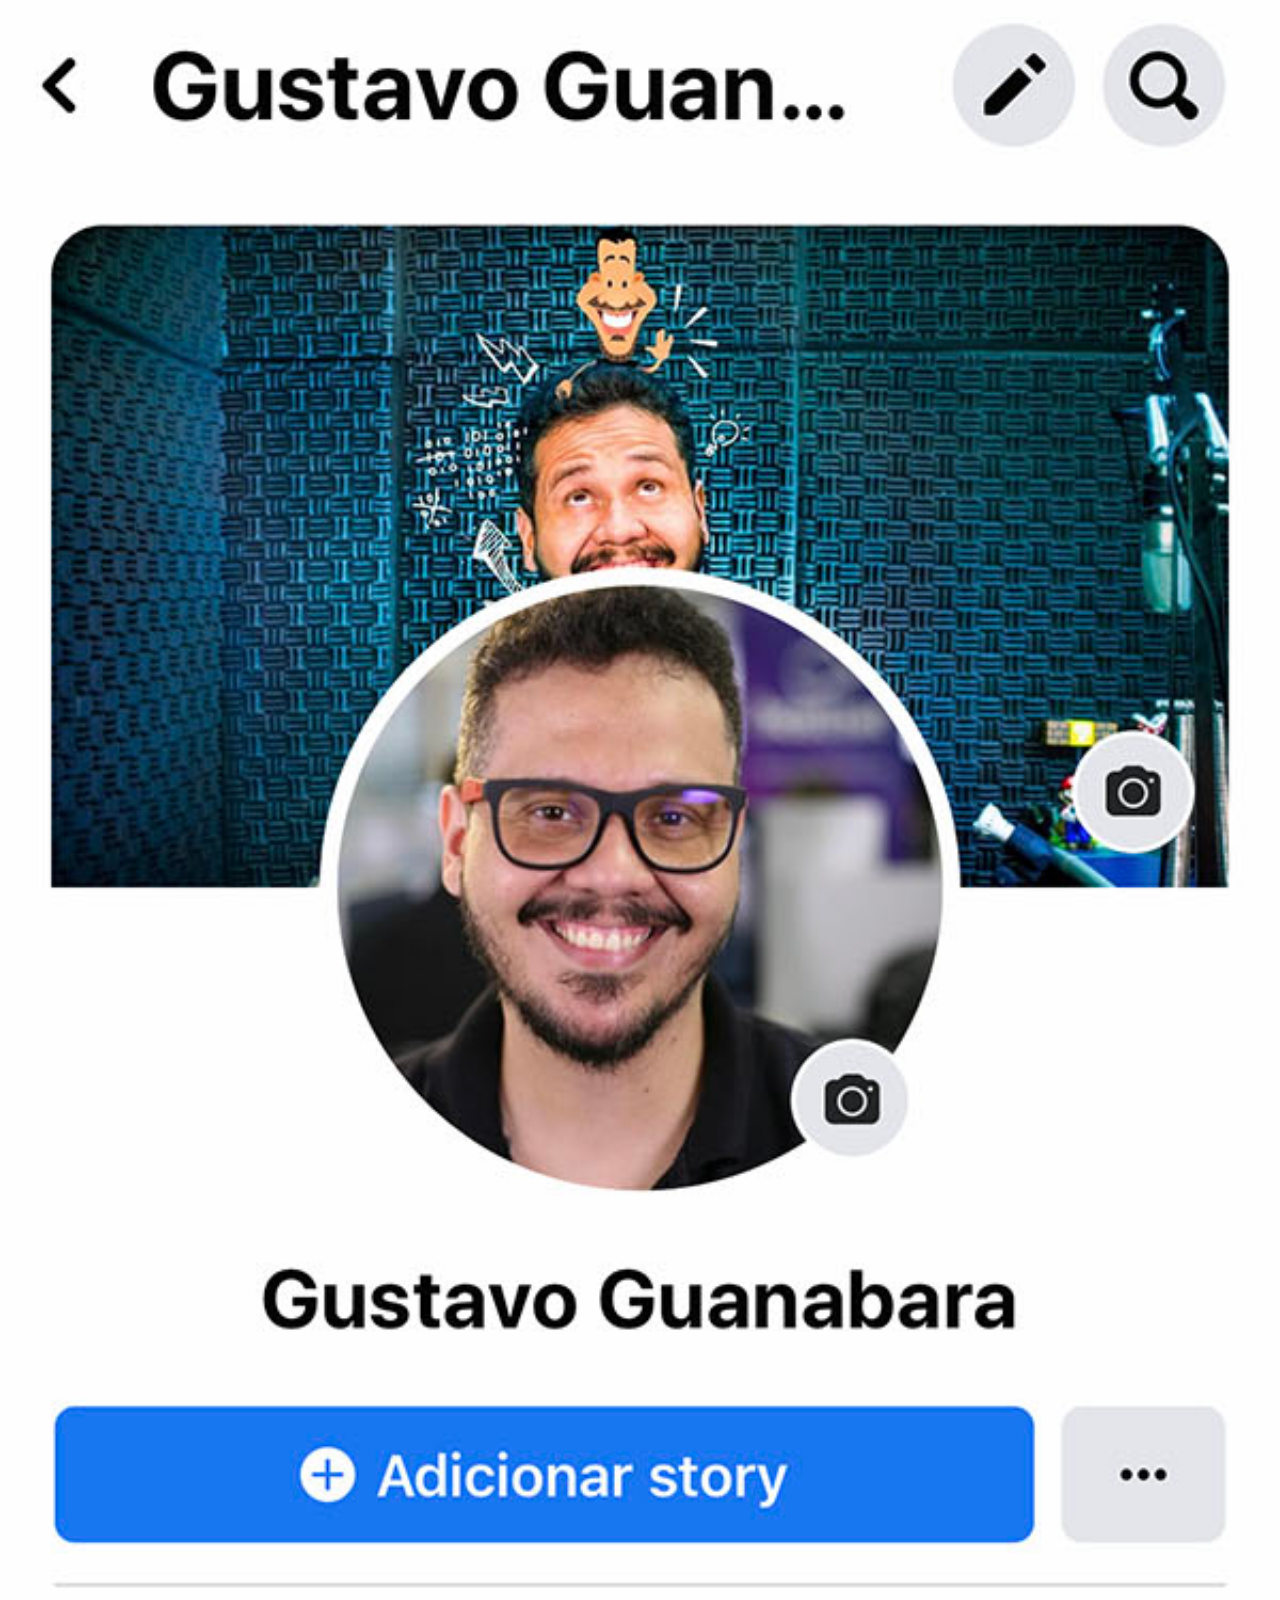
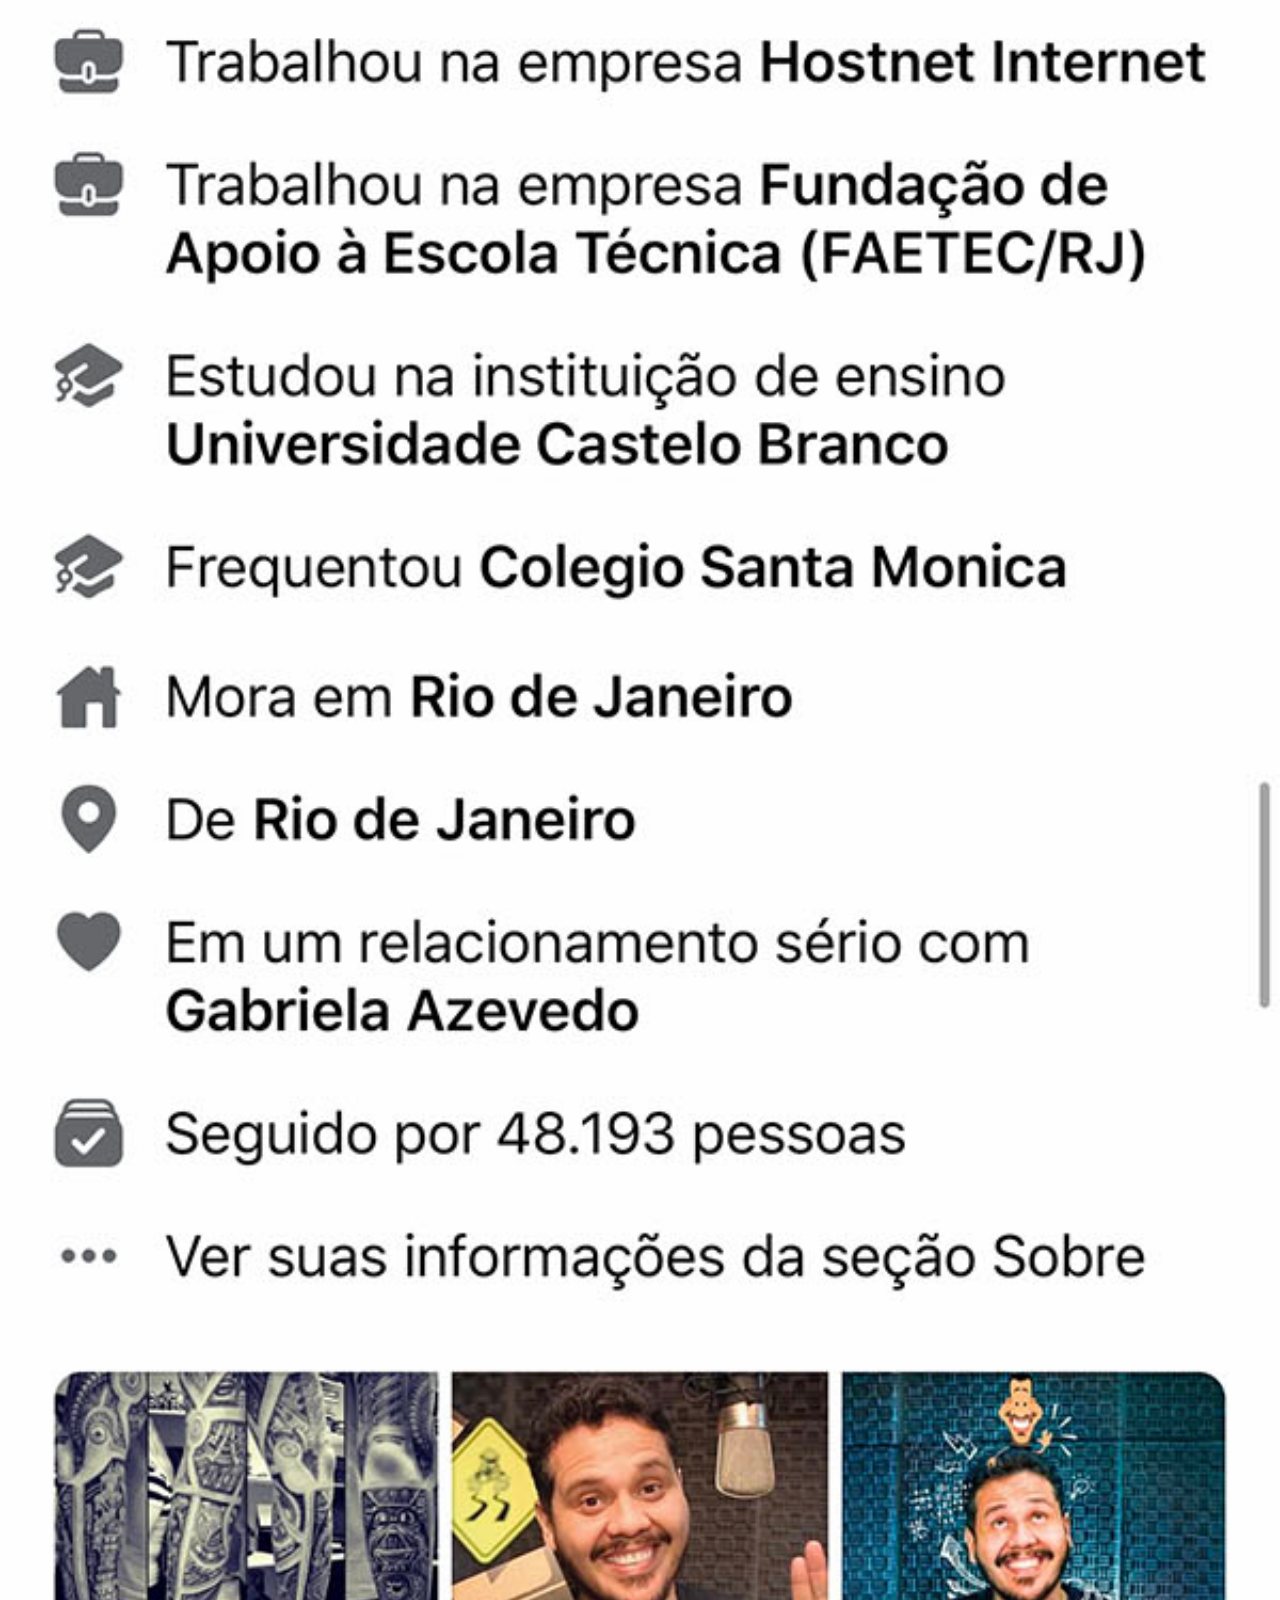
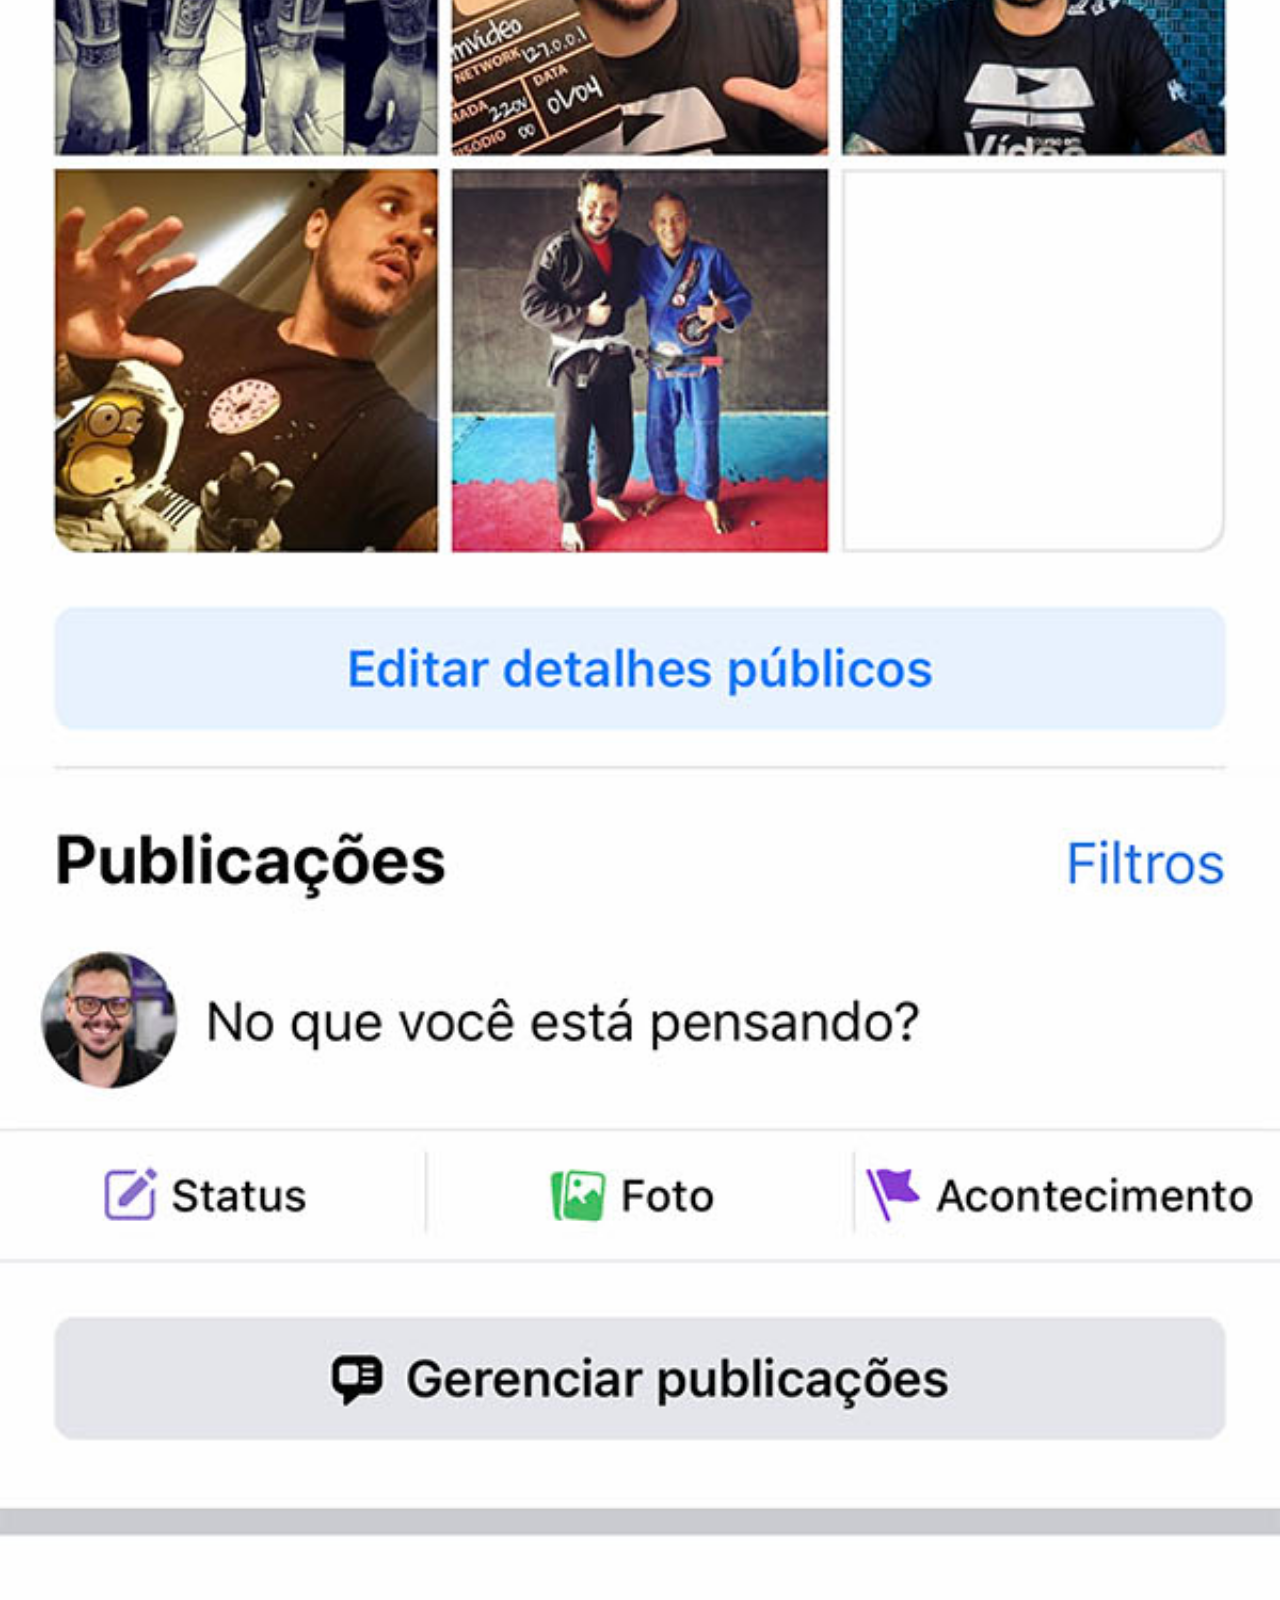
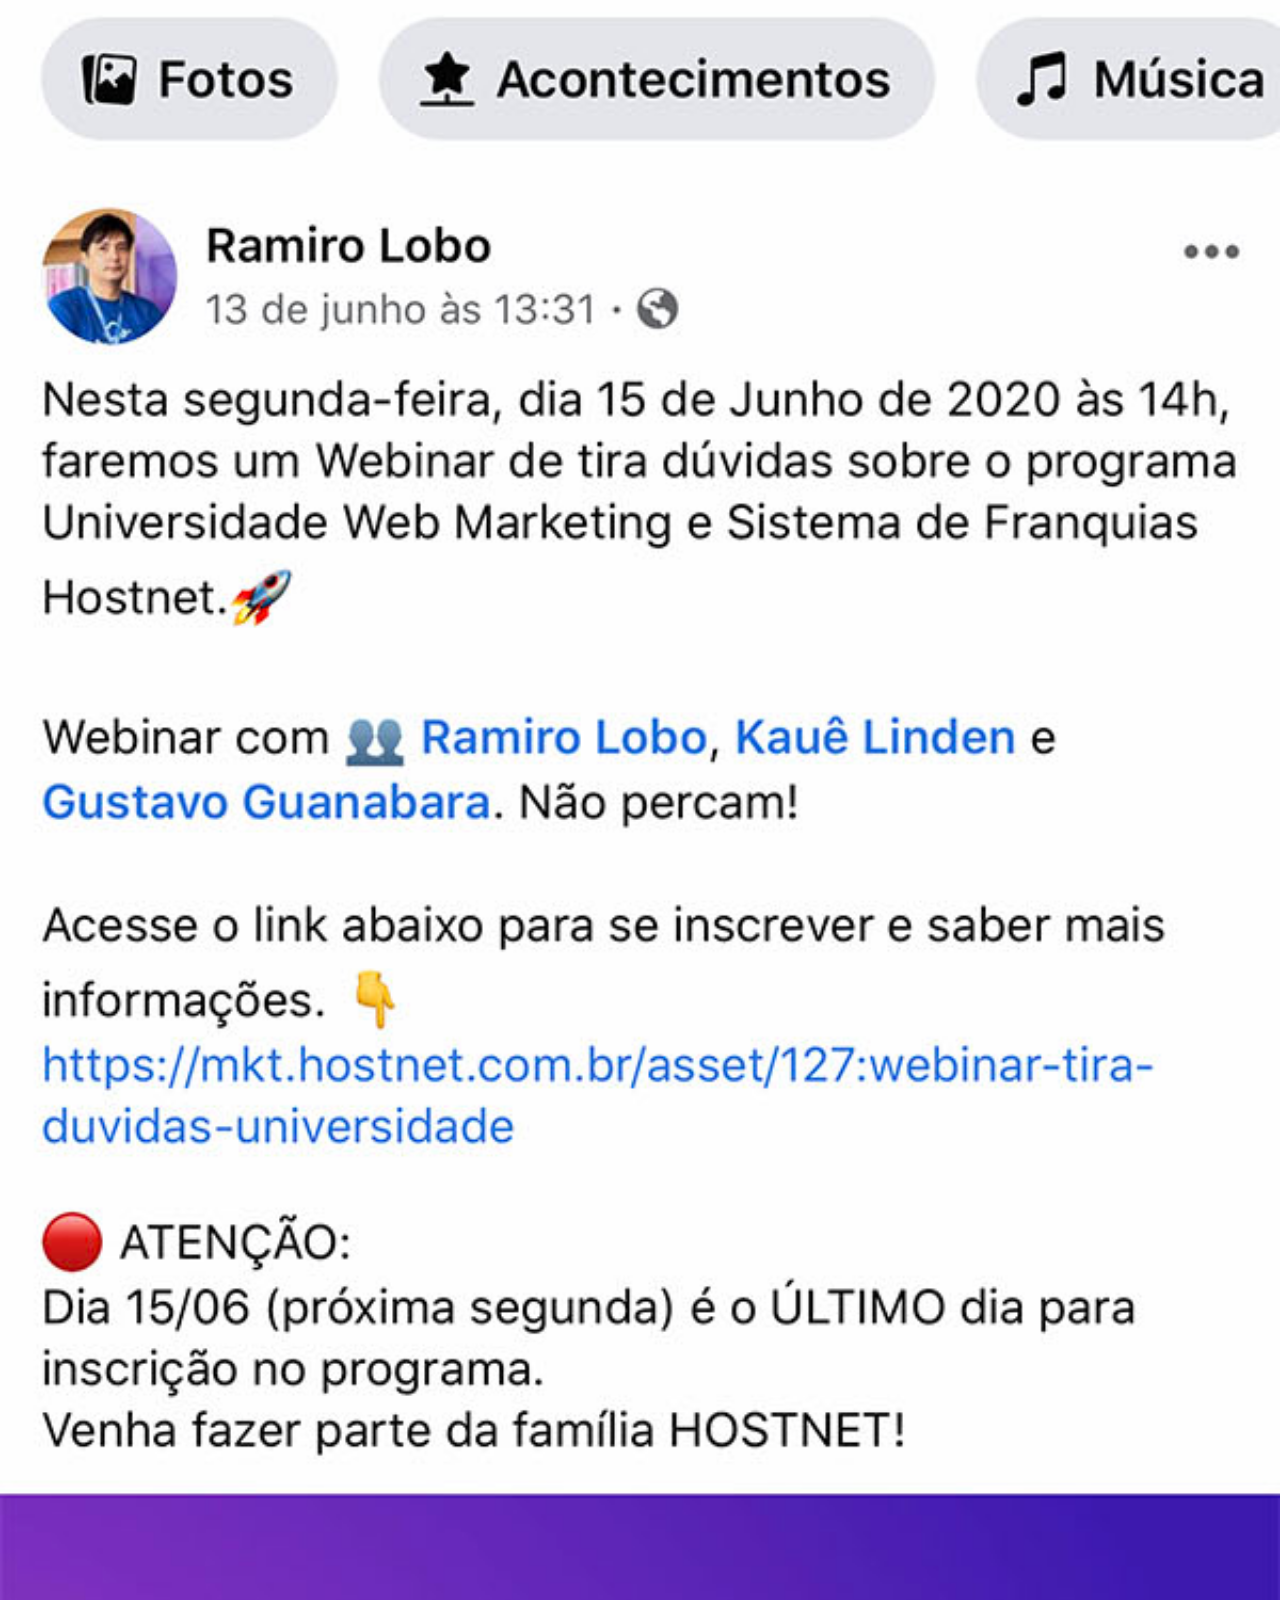
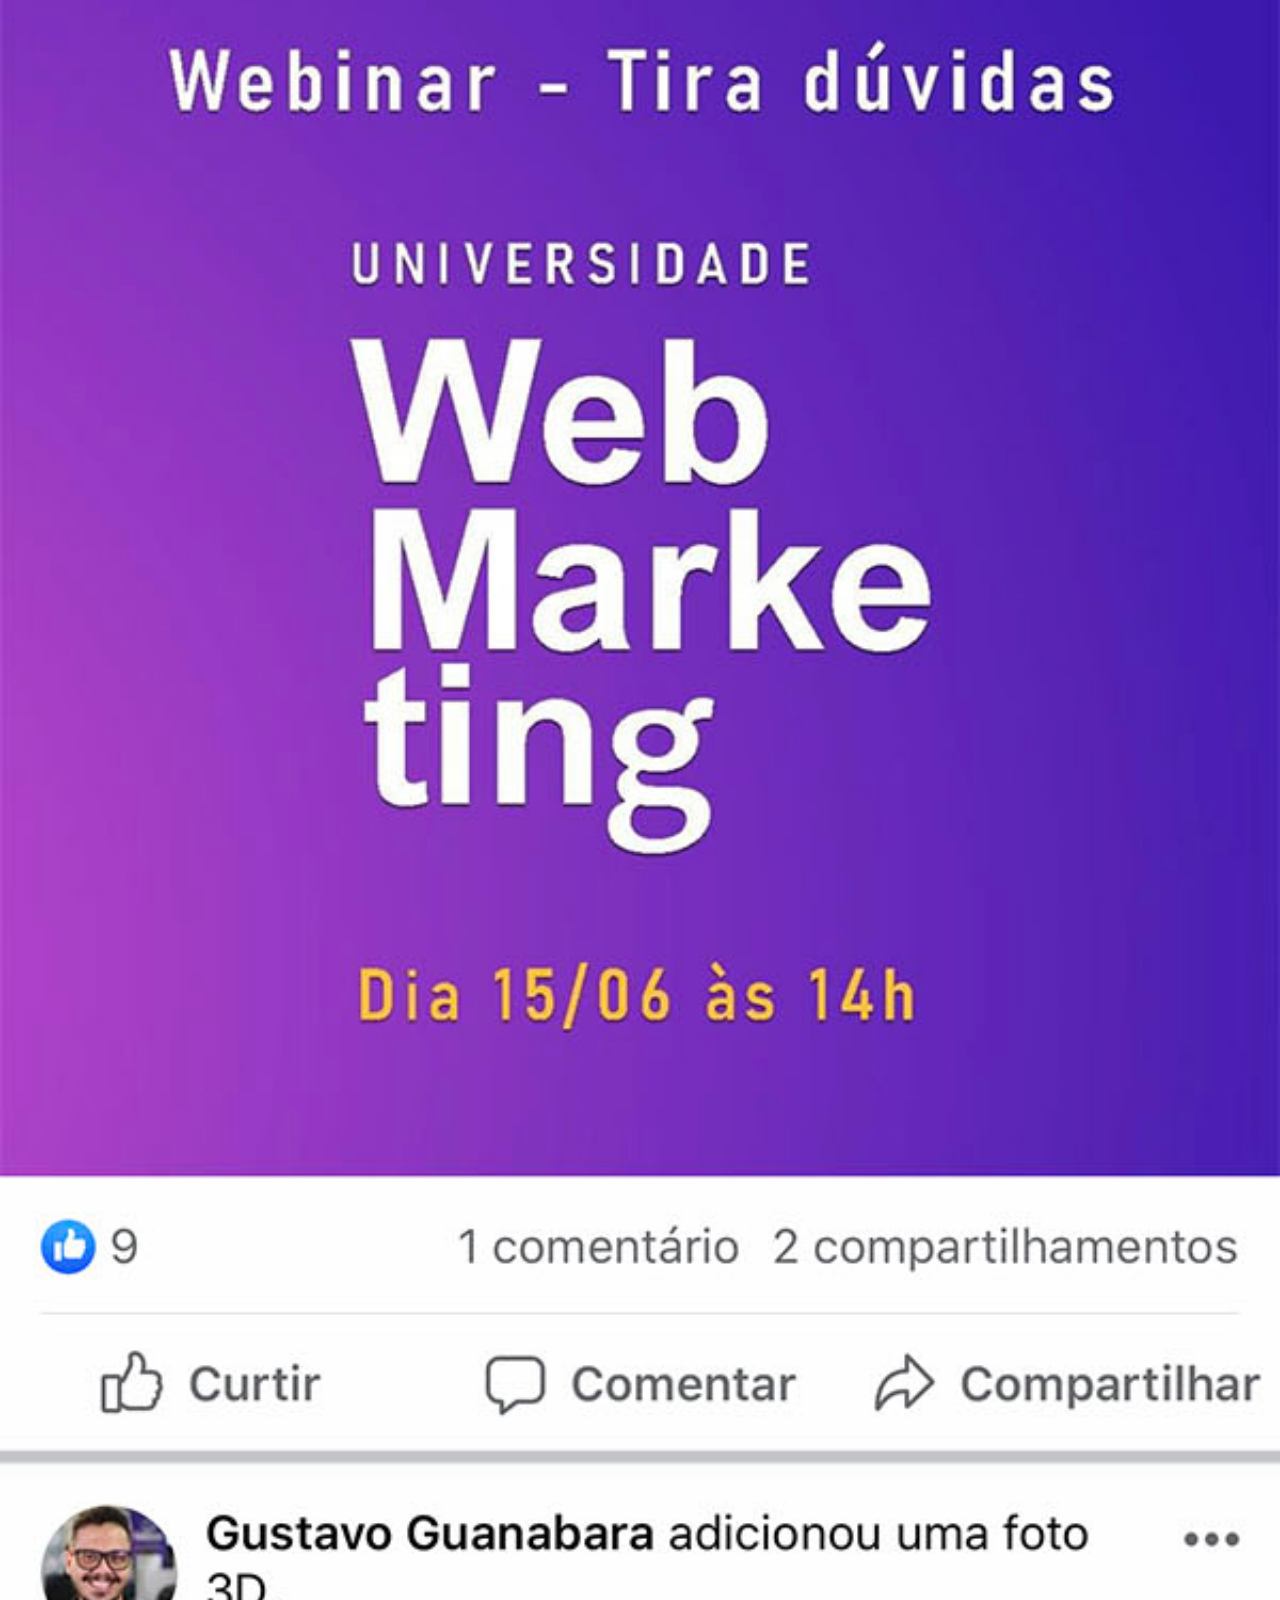
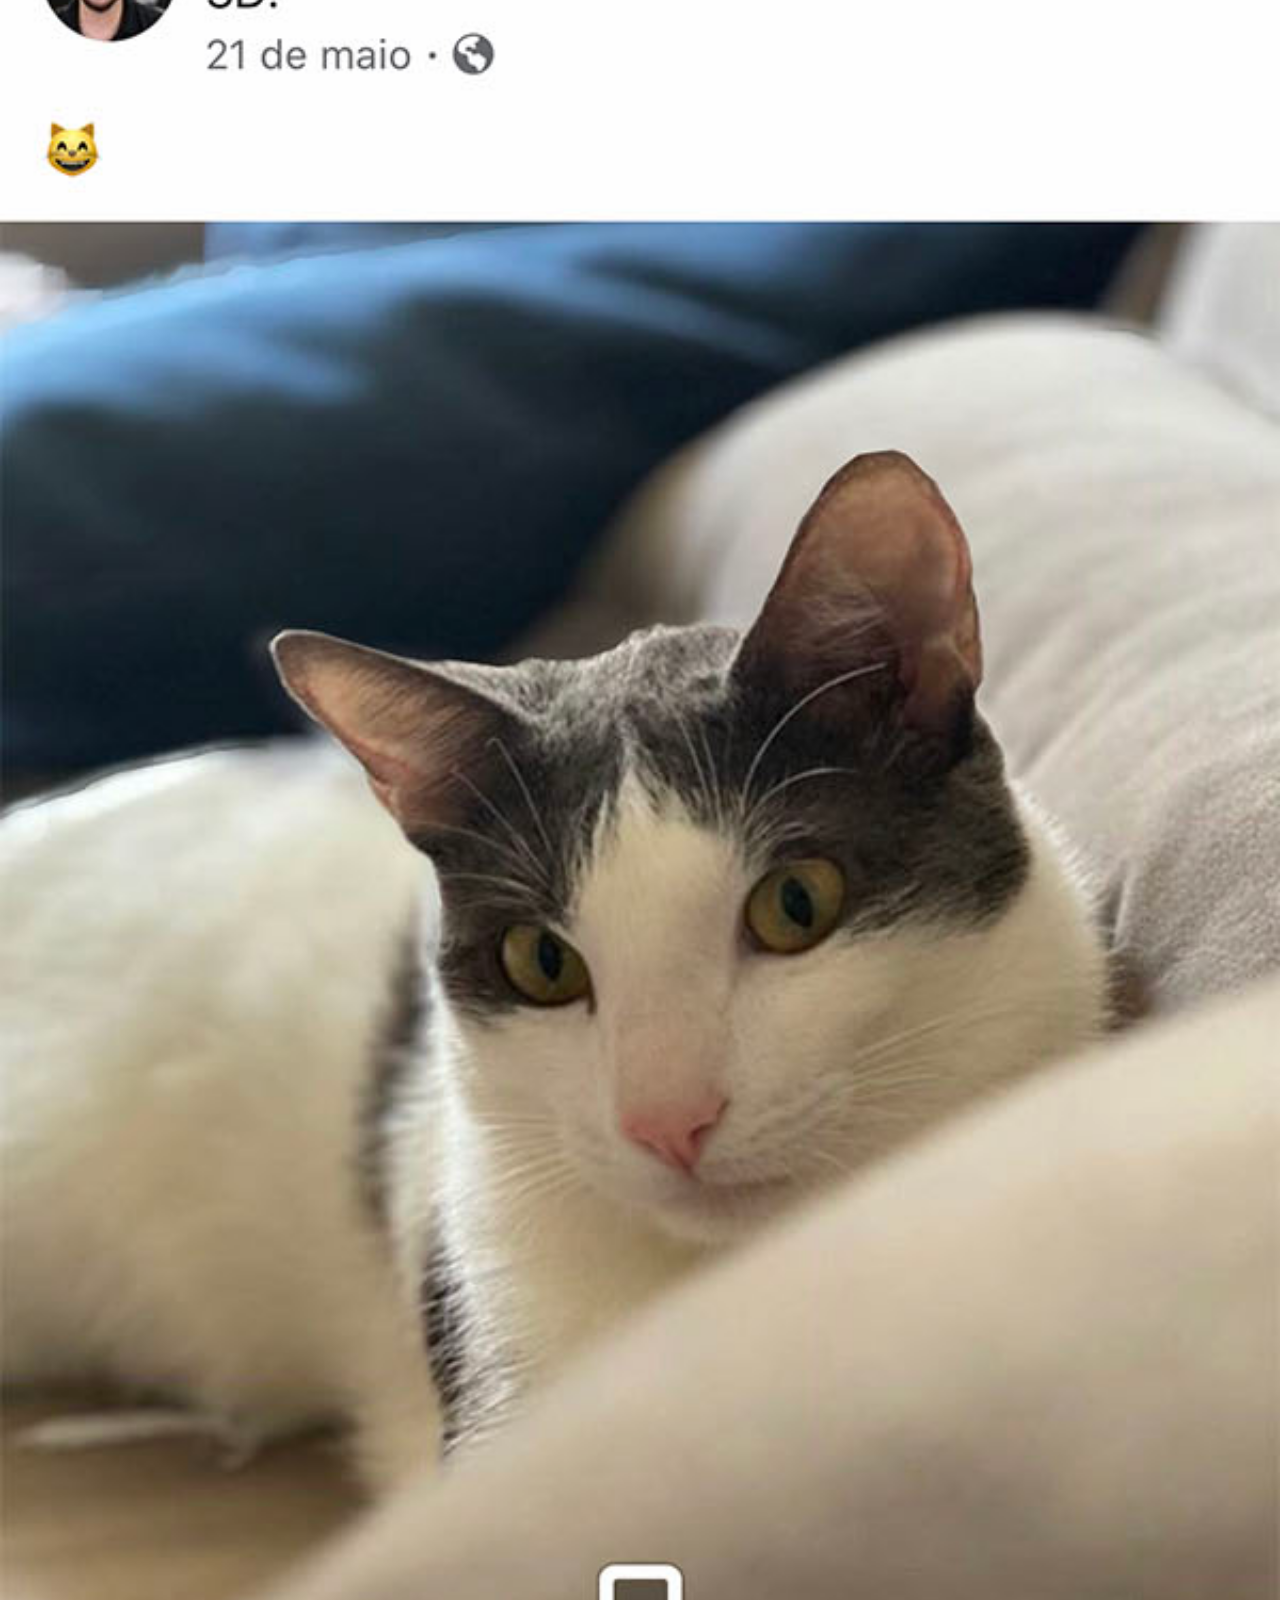
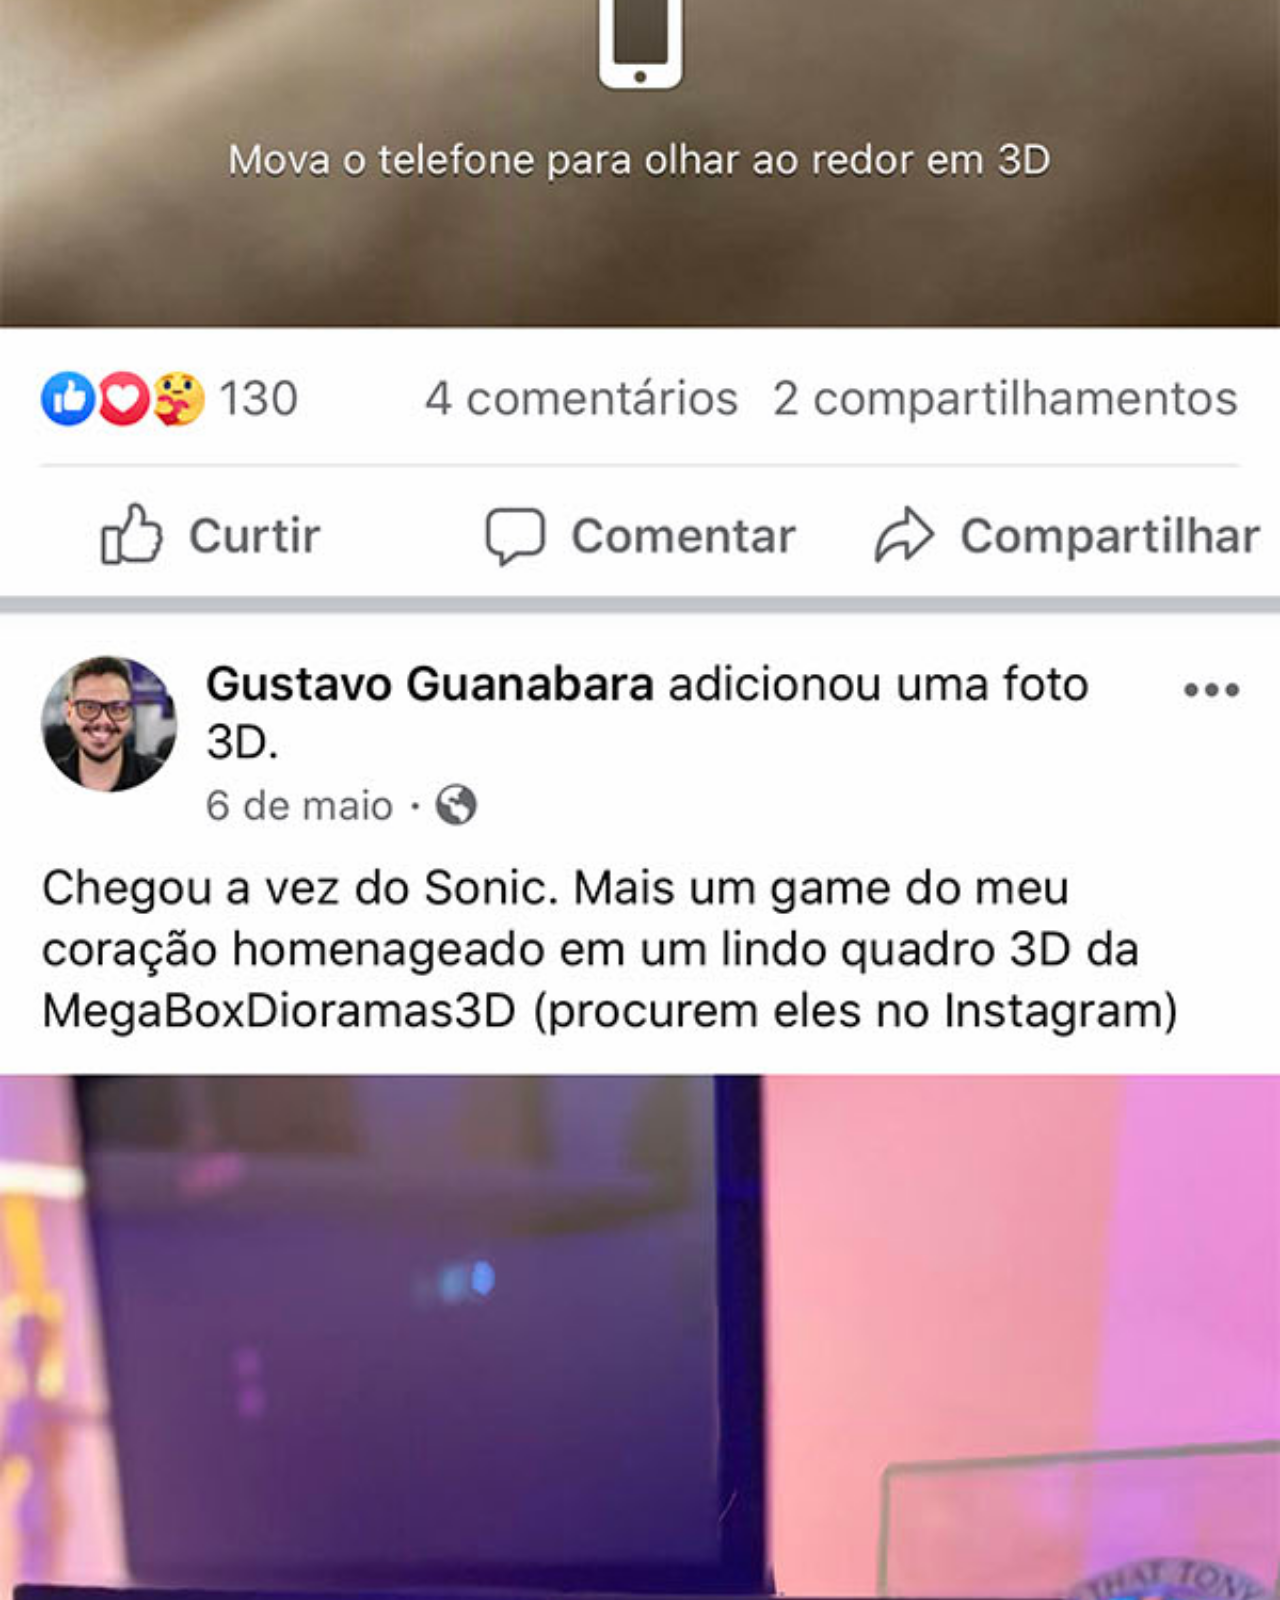
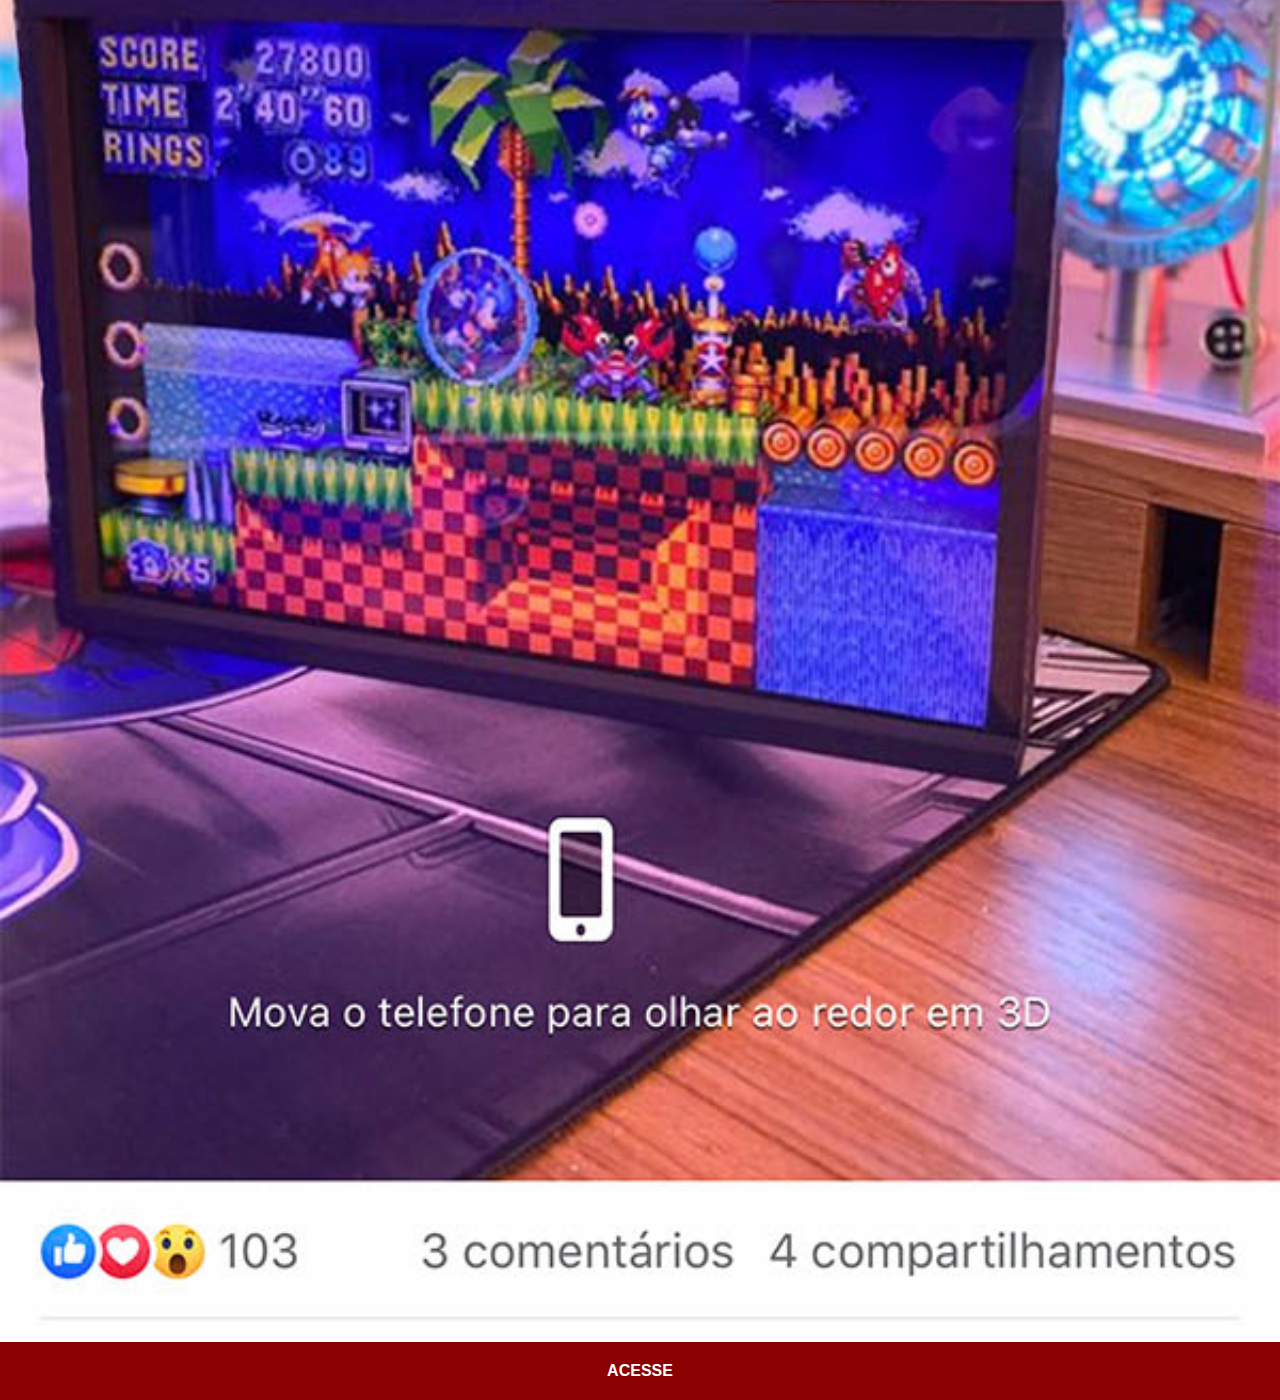
<file: fece.html>
<!DOCTYPE html>
<html lang="en">
<head>
    <meta charset="UTF-8">
    <meta http-equiv="X-UA-Compatible" content="IE=edge">
    <meta name="viewport" content="width=device-width, initial-scale=1.0">
   <link rel="stylesheet" href="social.css">
    <title>Document</title>
</head>
<body>
    <img src="imagens/tela-facebook.jpg" alt="fece">
<a href="https://www.facebook.com/campaign/landing.php?&campaign_id=1661784632&extra_1=s%7Cc%7C320269324047%7Ce%7Cfacebook%7C&placement=&creative=320269324047&keyword=facebook&partner_id=googlesem&extra_2=campaignid%3D1661784632%26adgroupid%3D63686352403%26matchtype%3De%26network%3Dg%26source%3Dnotmobile%26search_or_content%3Ds%26device%3Dc%26devicemodel%3D%26adposition%3D%26target%3D%26targetid%3Dkwd-541132862%26loc_physical_ms%3D1001630%26loc_interest_ms%3D%26feeditemid%3D%26param1%3D%26param2%3D&gclid=Cj0KCQjww4-hBhCtARIsAC9gR3aPvlvlWRnHqhS_gGlq2ThvL-n2uEKhgkFjzboM6ZJ1xppaKl9wiHUaAtfeEALw_wcB" target="_blank">
ACESSE
</a>
</body>
</html>
</file>
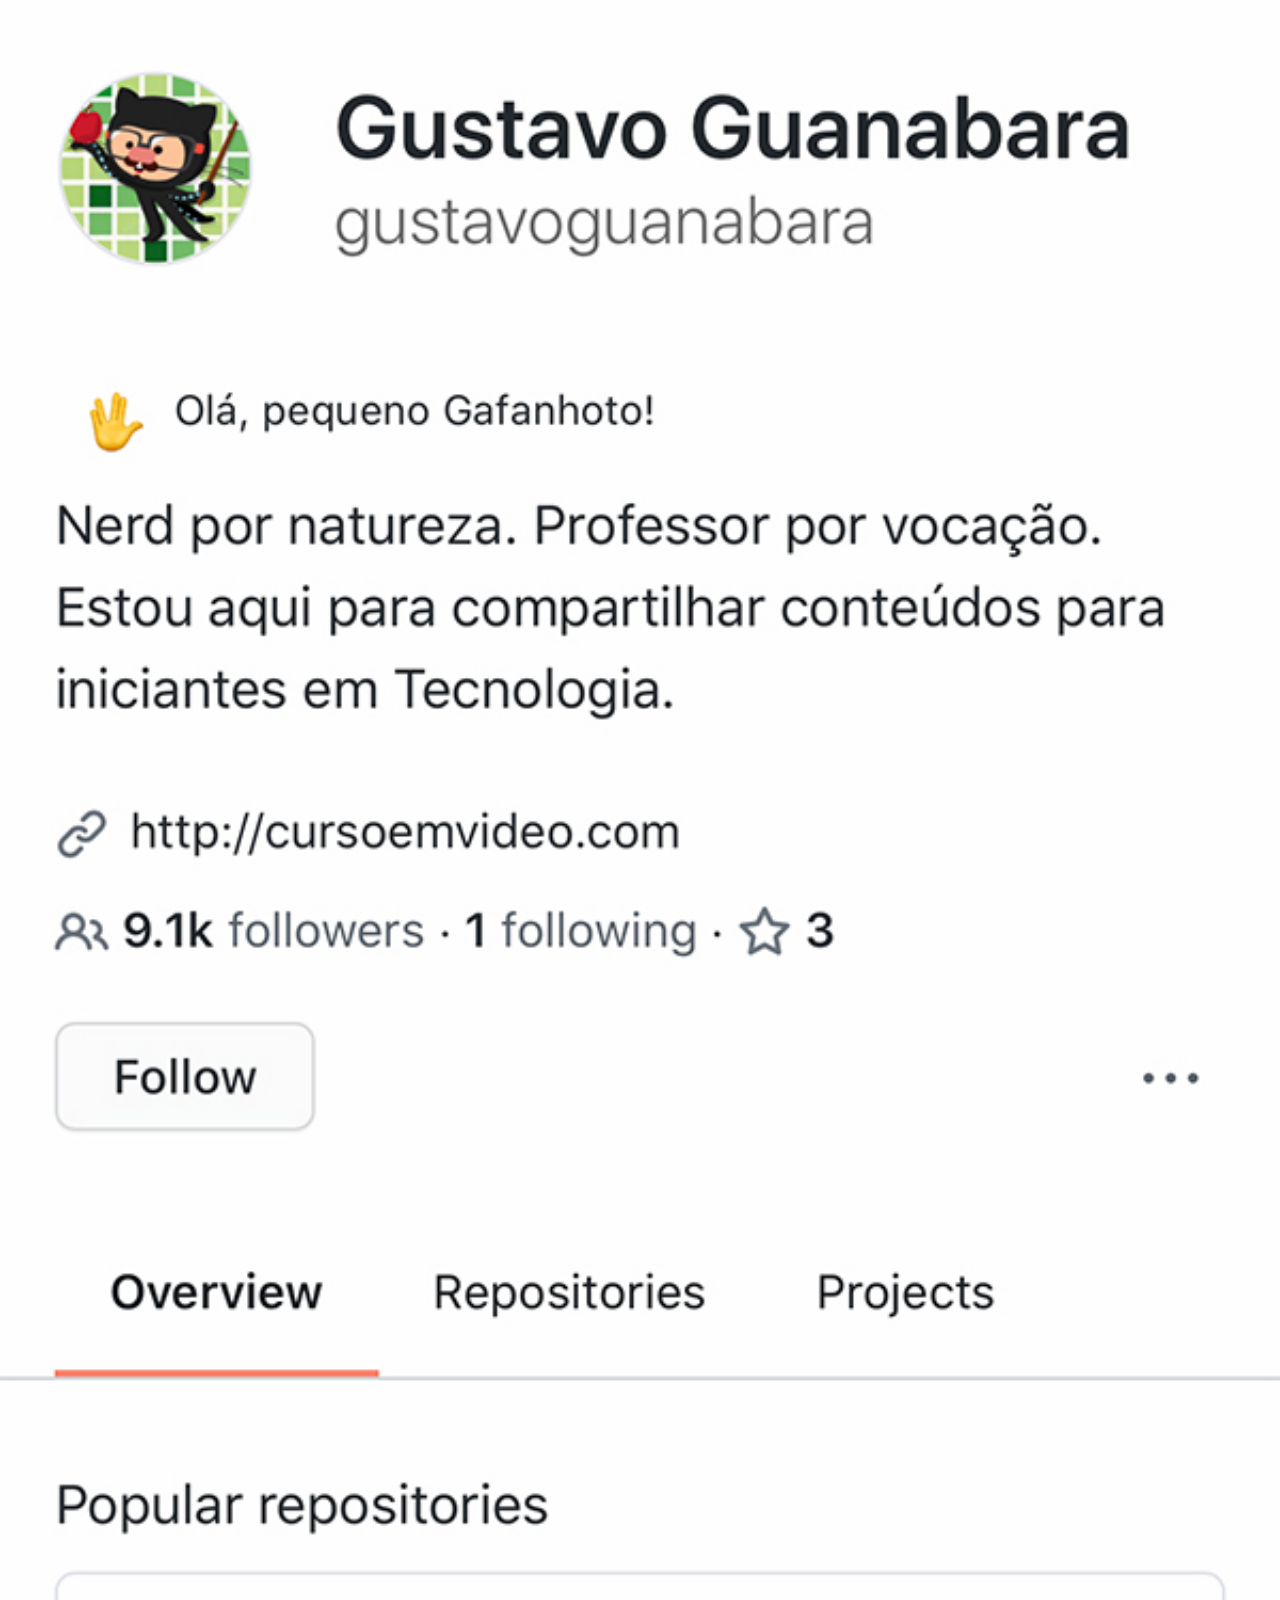
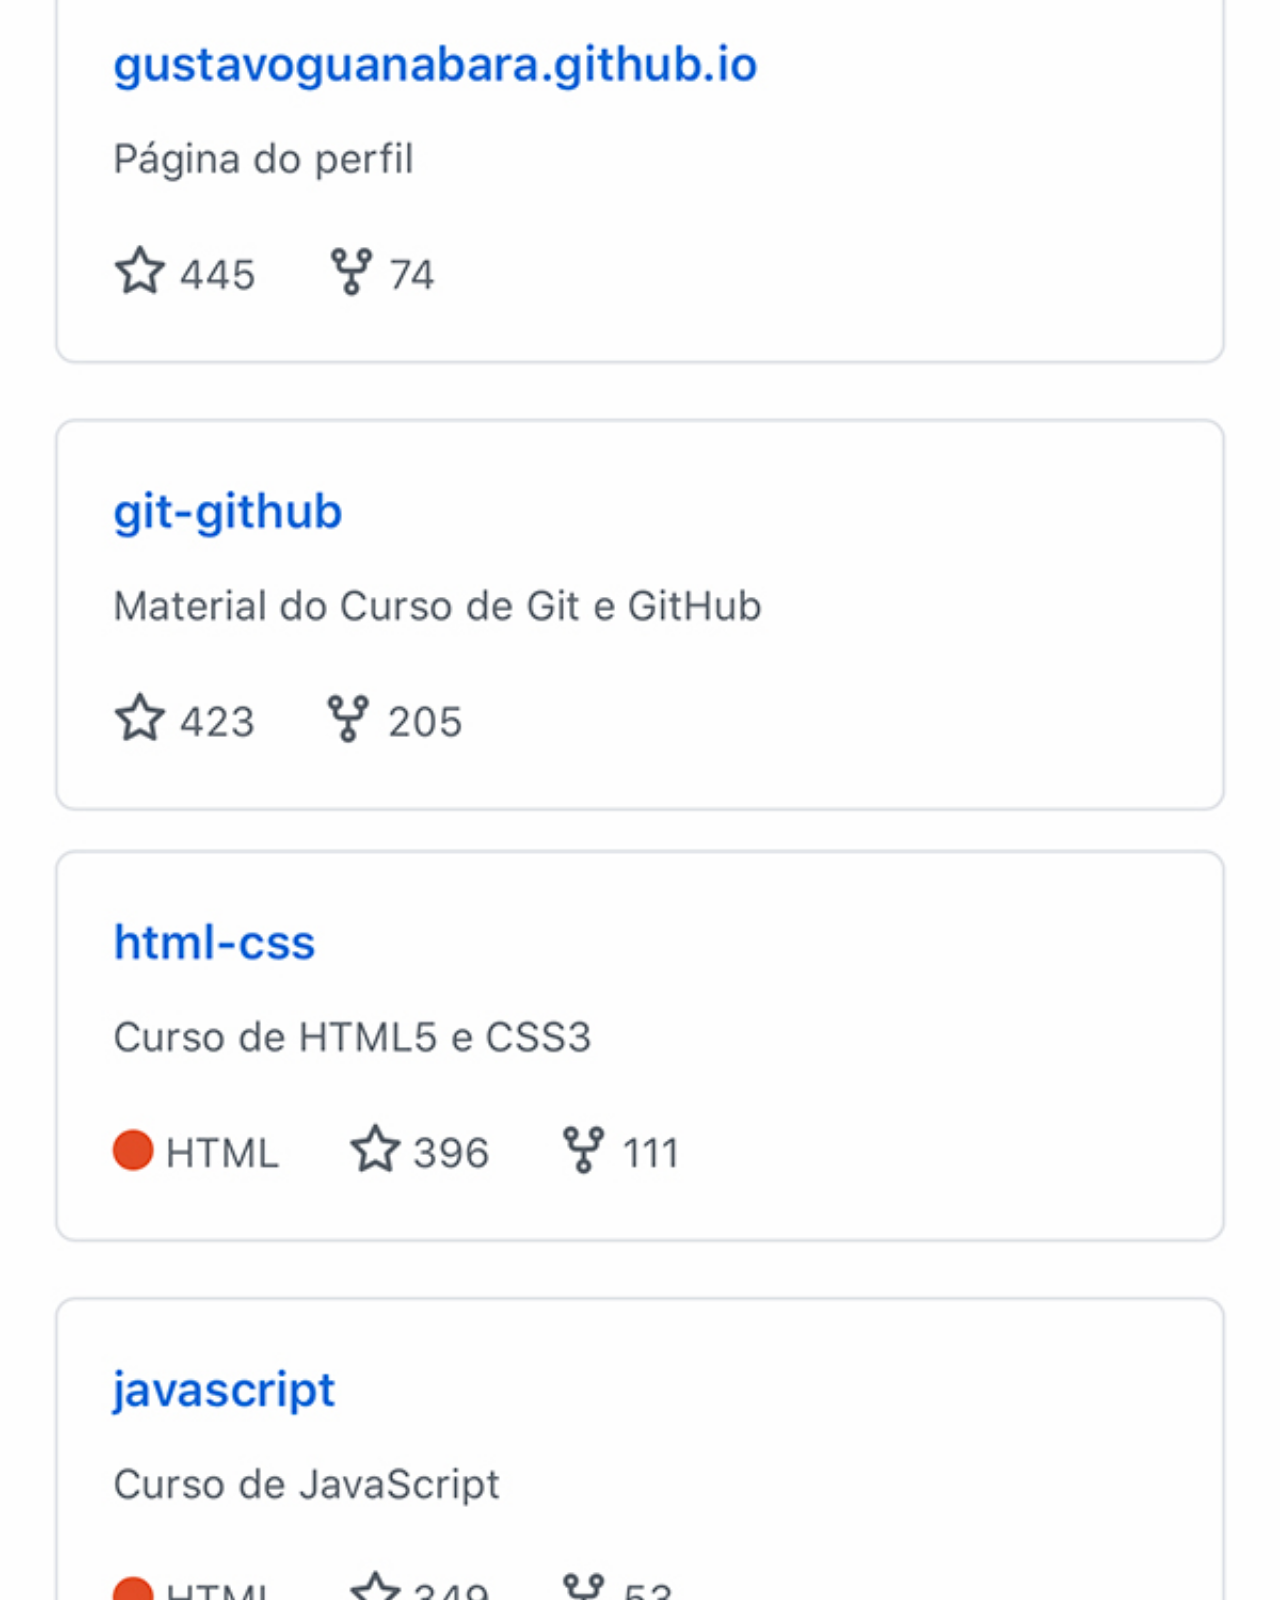
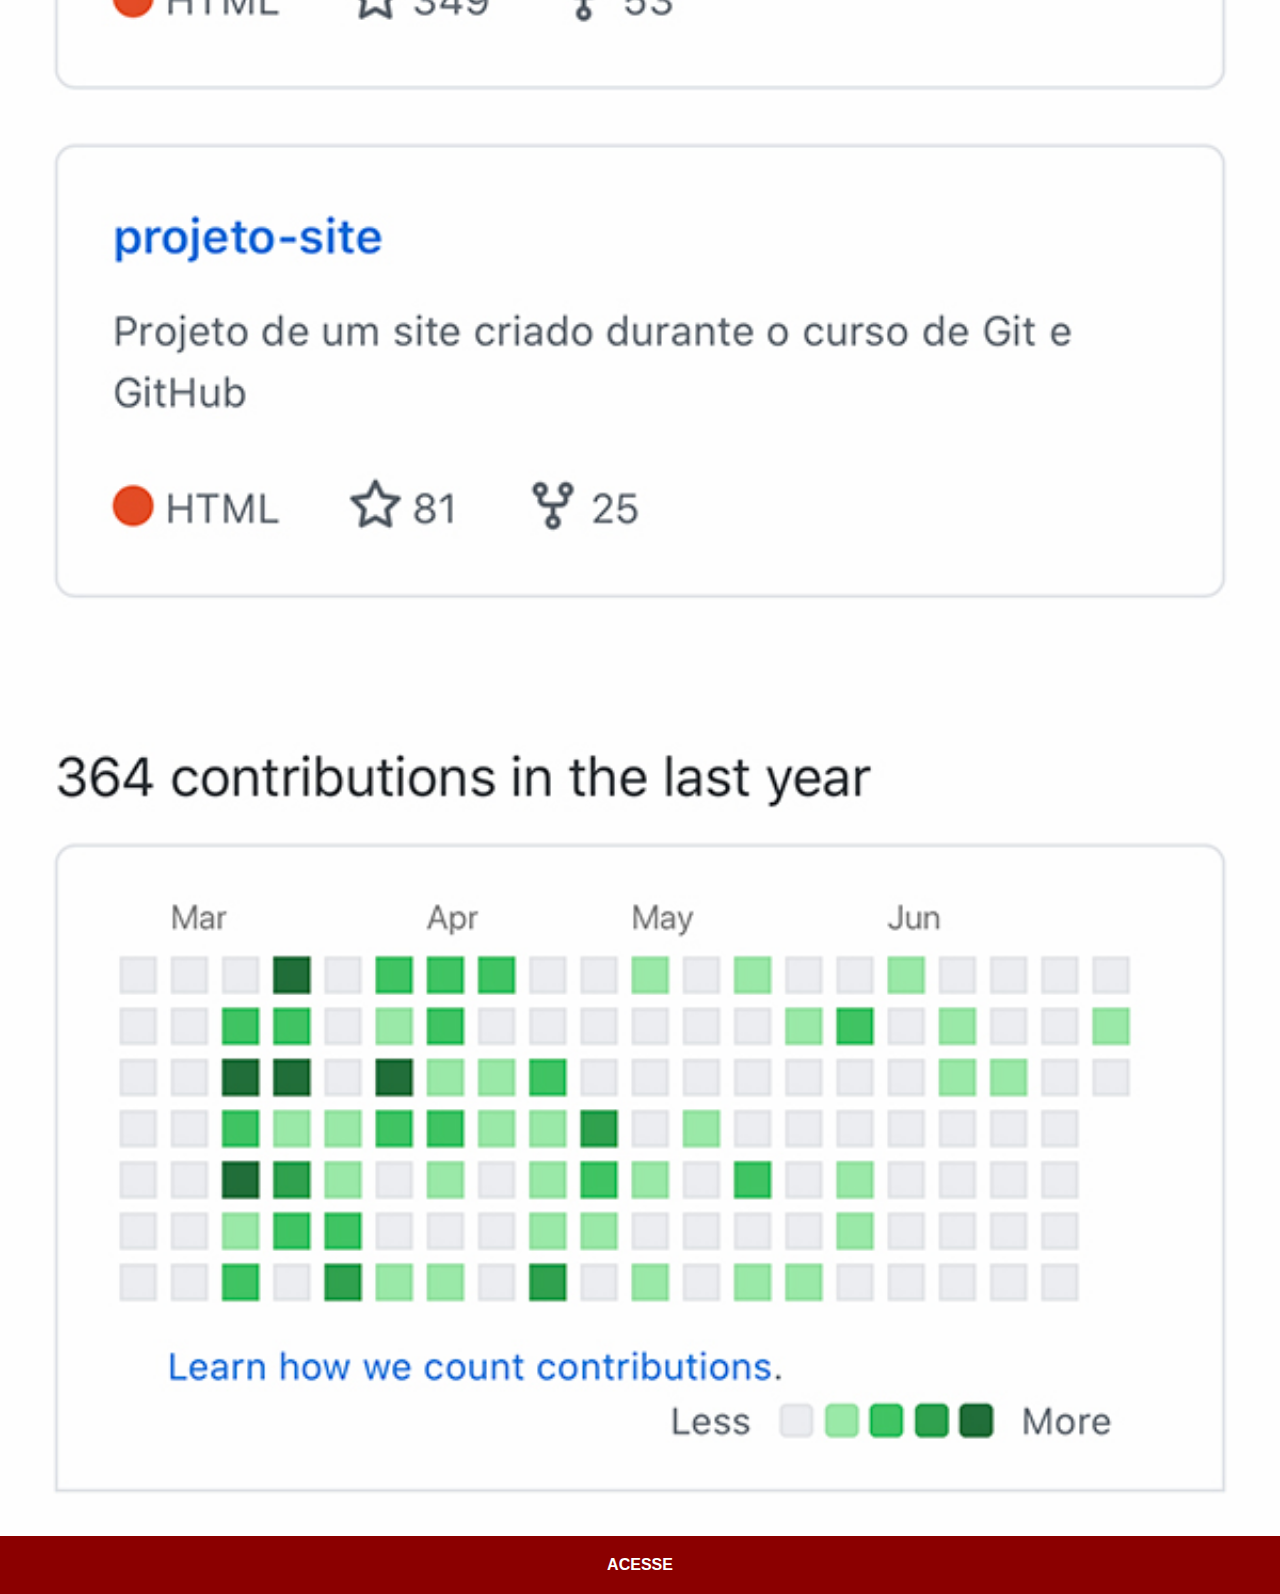
<file: github.html>
<!DOCTYPE html>
<html lang="en">
<head>
    <meta charset="UTF-8">
    <meta http-equiv="X-UA-Compatible" content="IE=edge">
    <meta name="viewport" content="width=device-width, initial-scale=1.0">
    <link rel="stylesheet" href="social.css">
    <title>Document</title>
</head>
<body>
   
<img src="imagens/tela-github.jpg" alt="github">


 <a href="https://github.com/felipedcsouza/Projeto-celular" target="_blank">ACESSE</a>


</body>
</html>
</file>
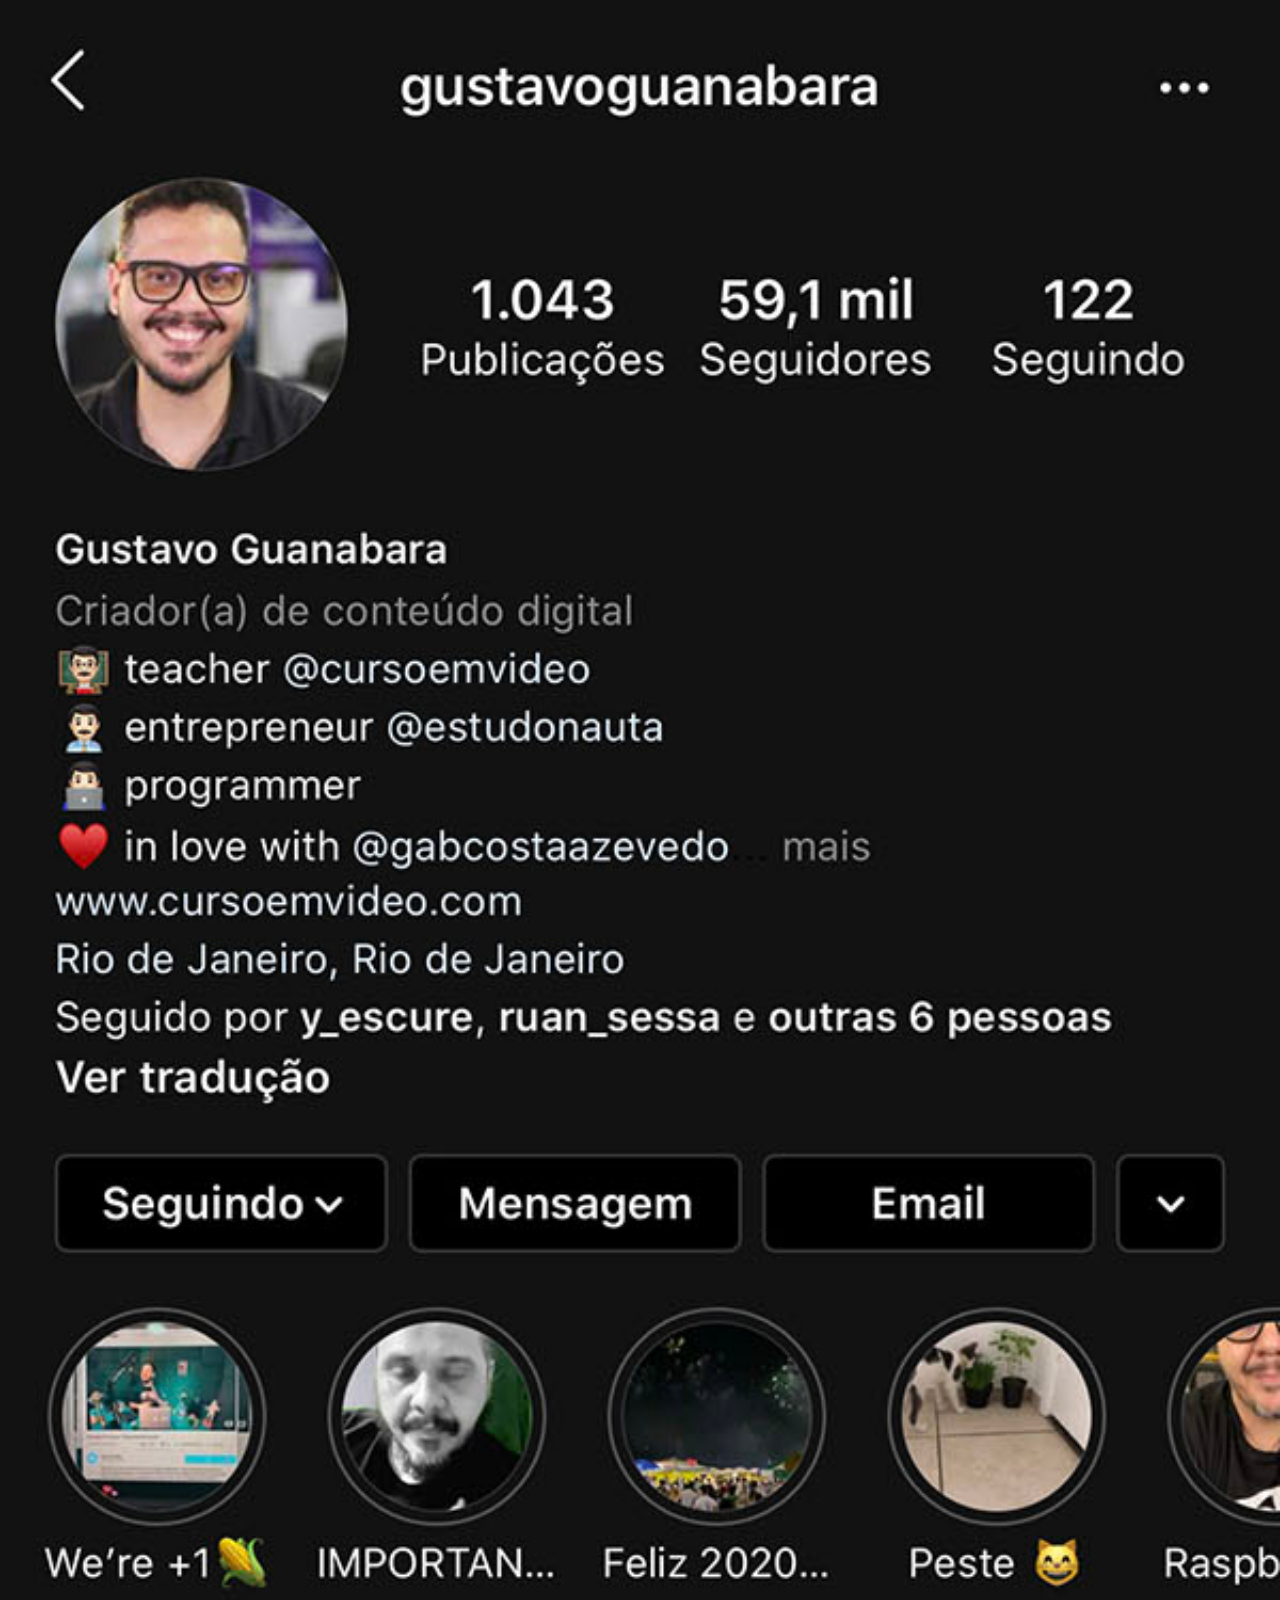
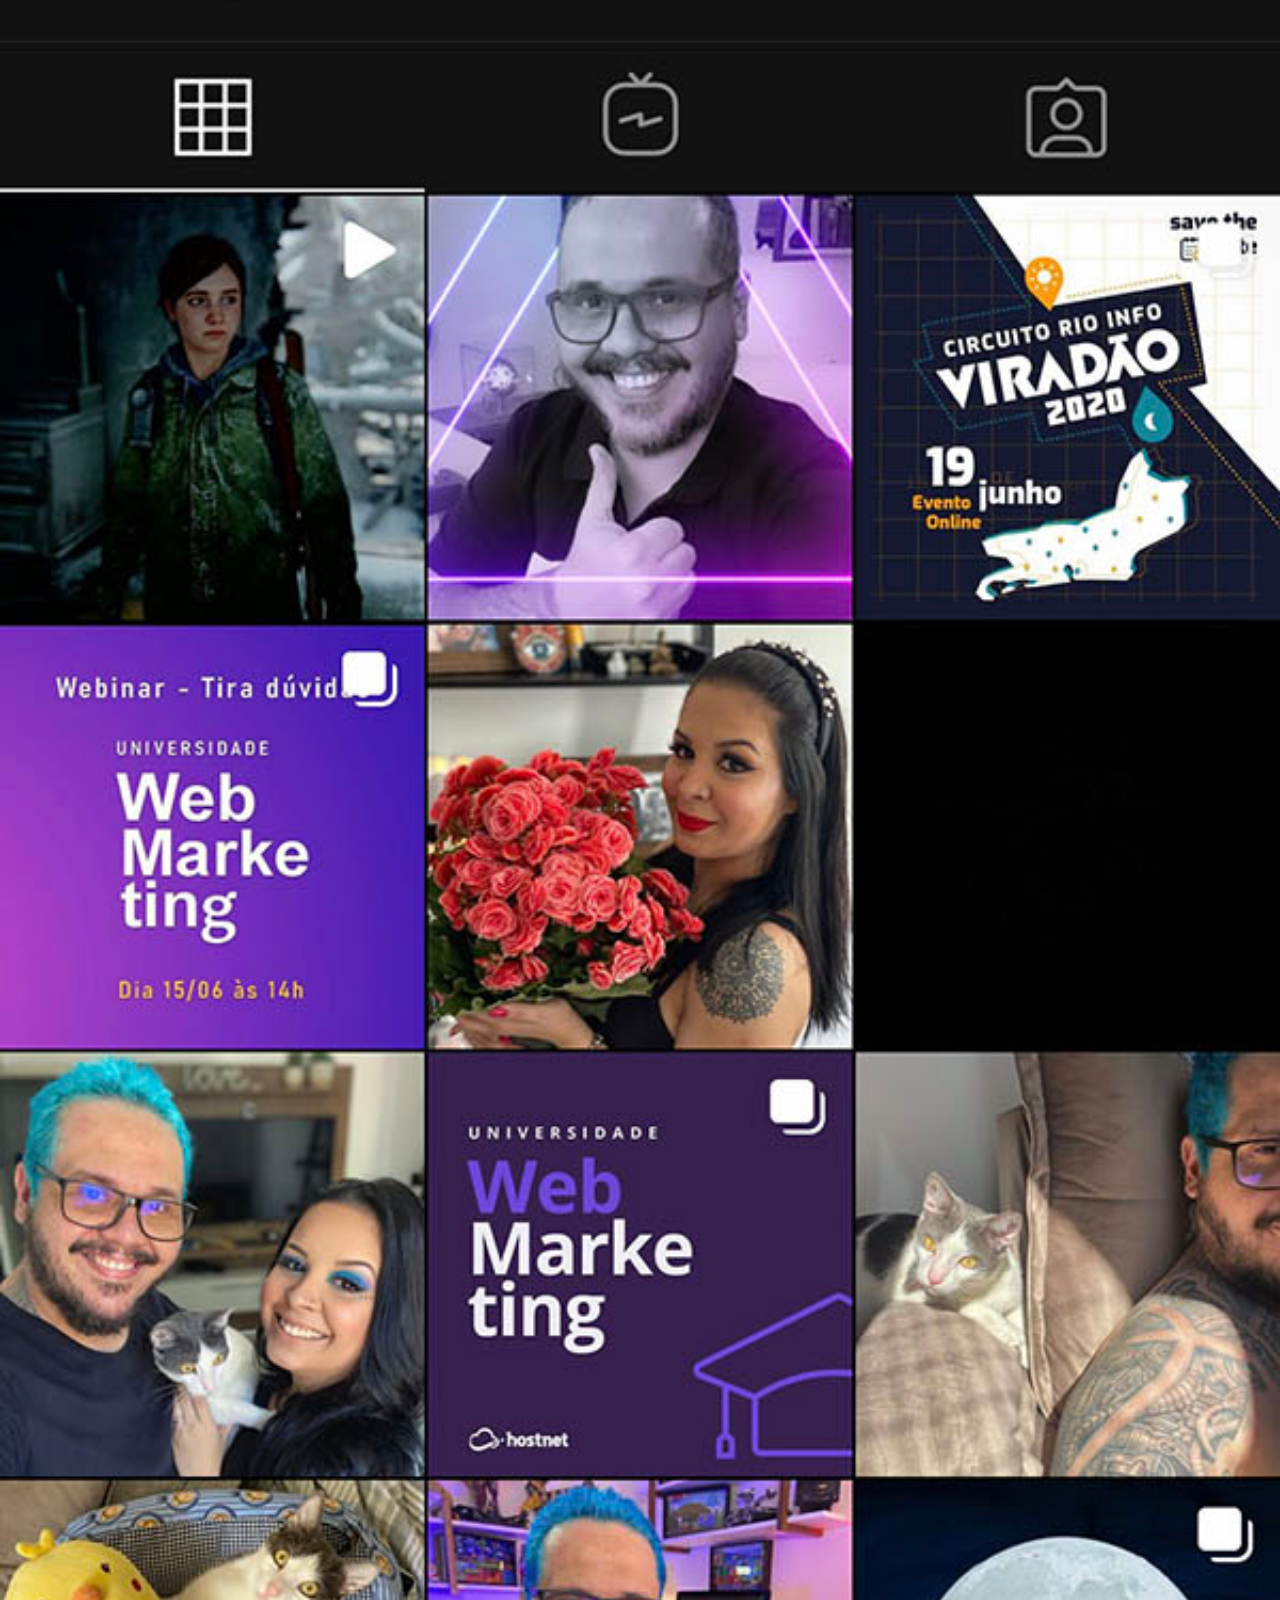
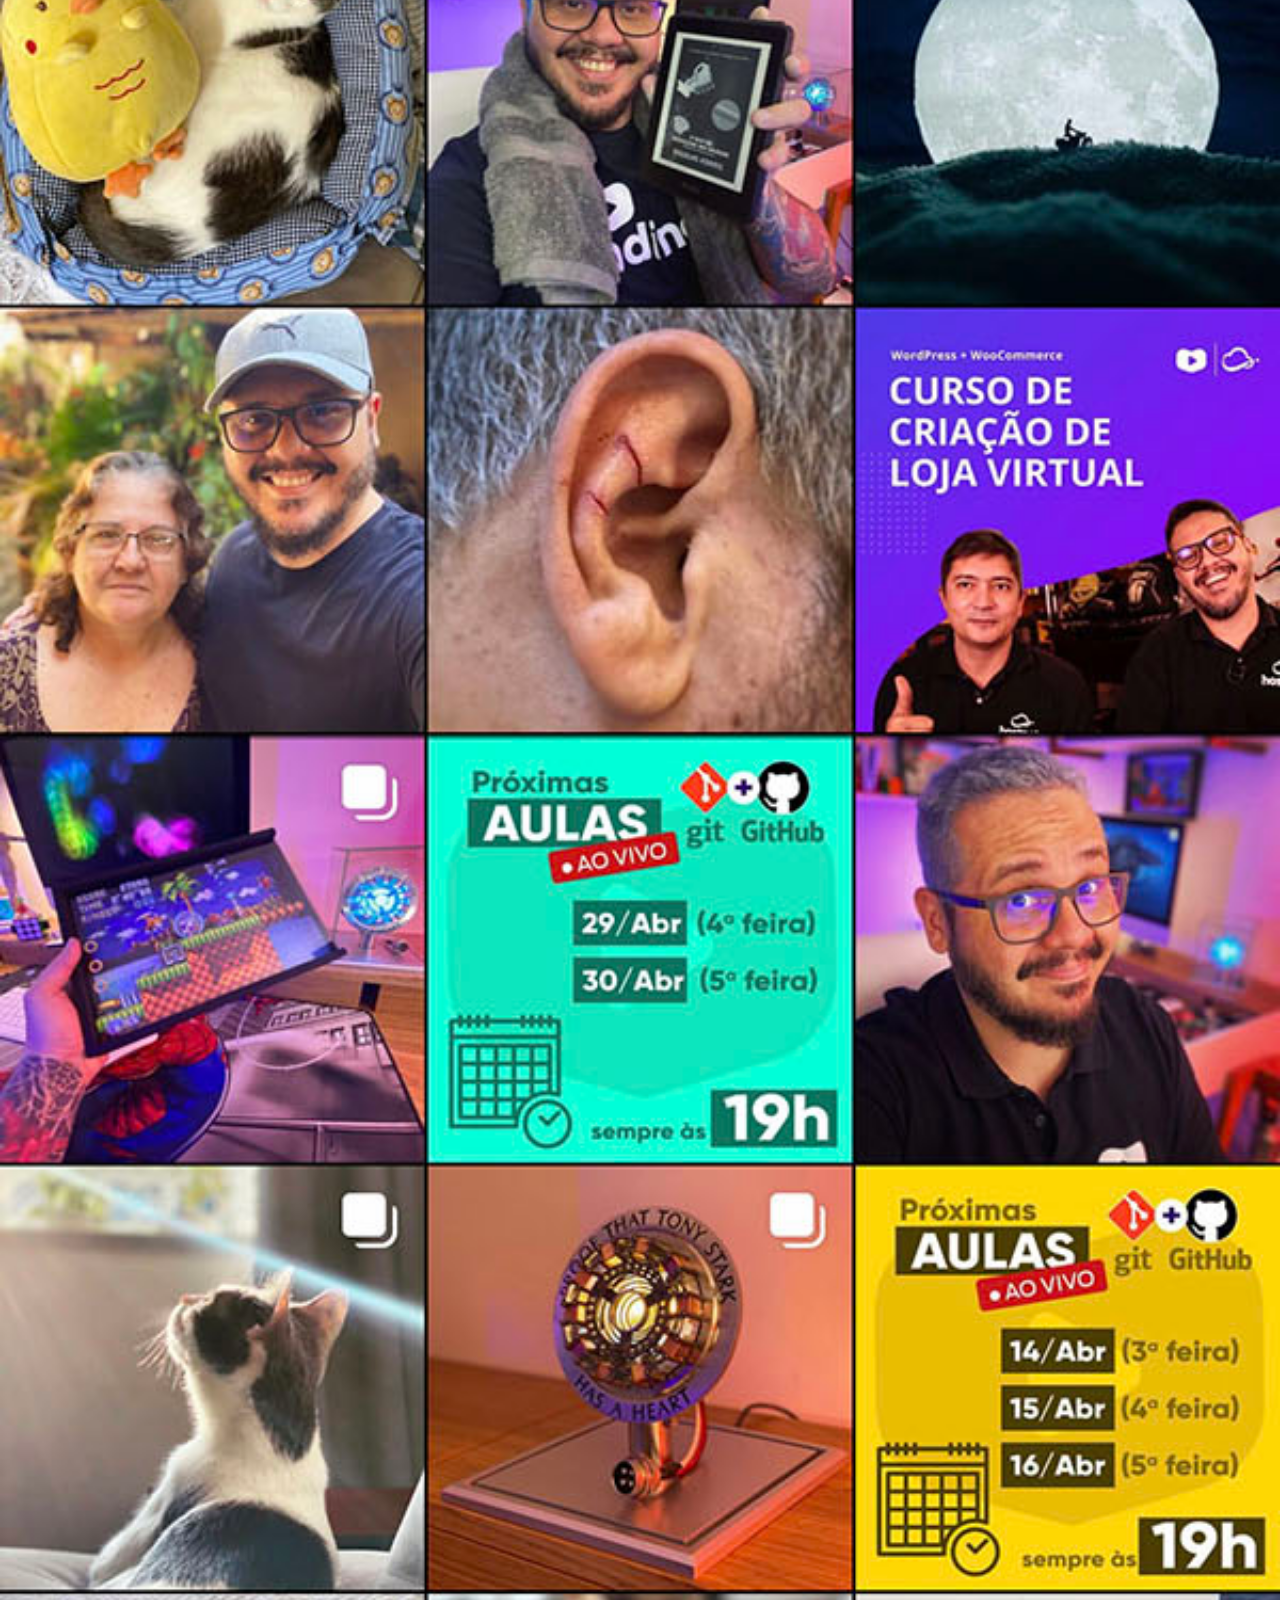
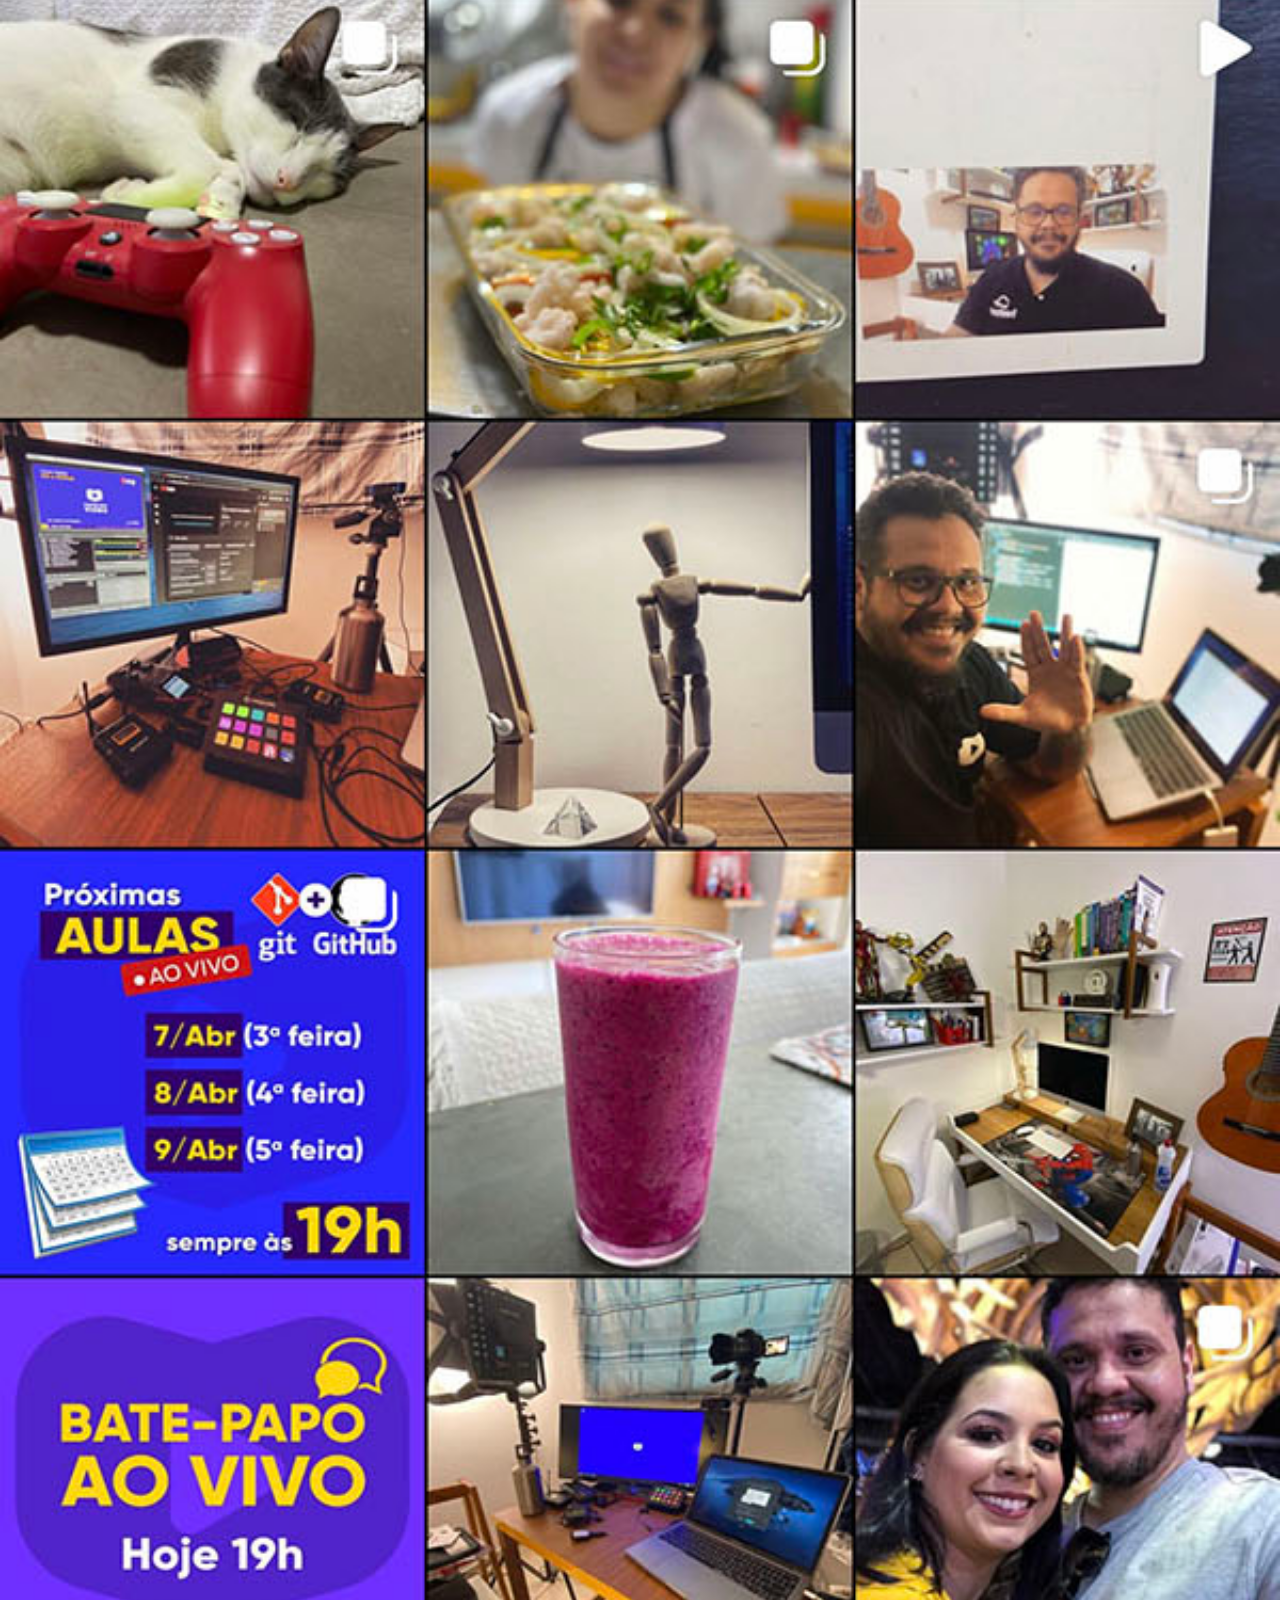
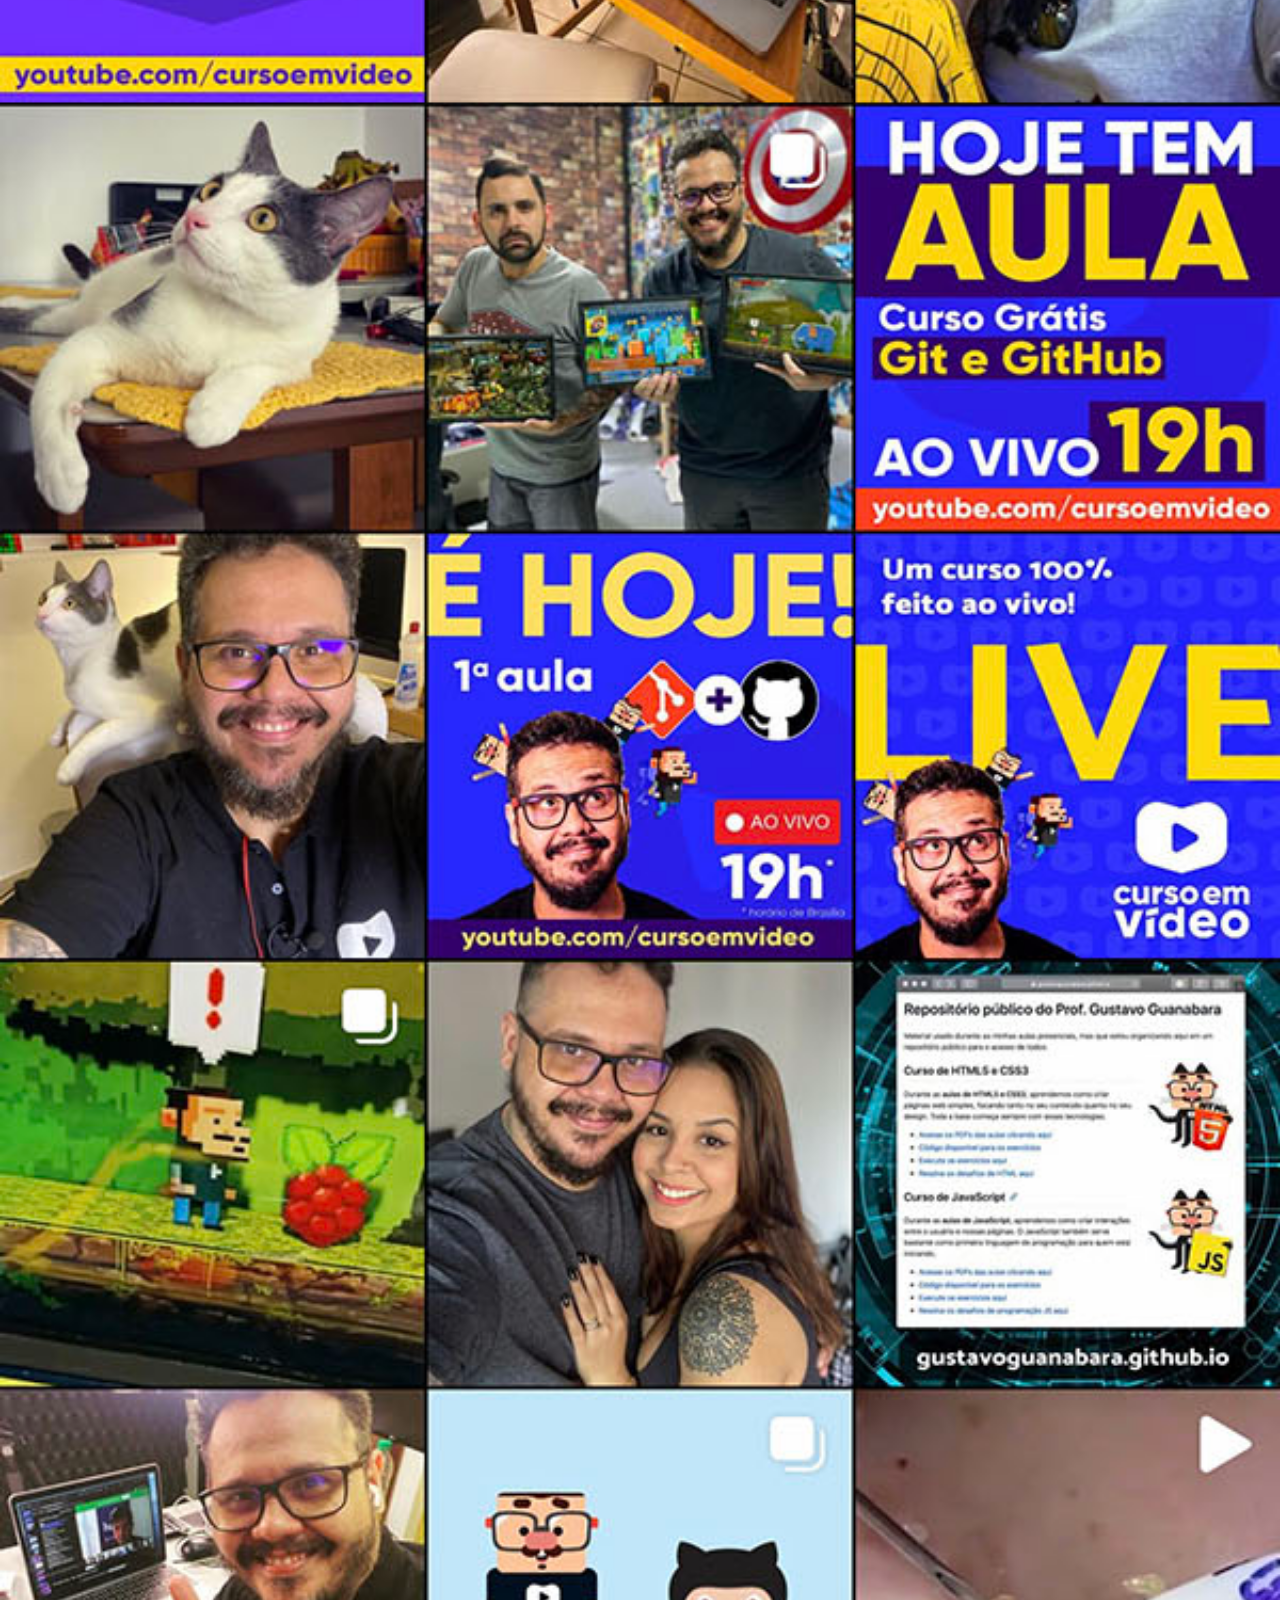
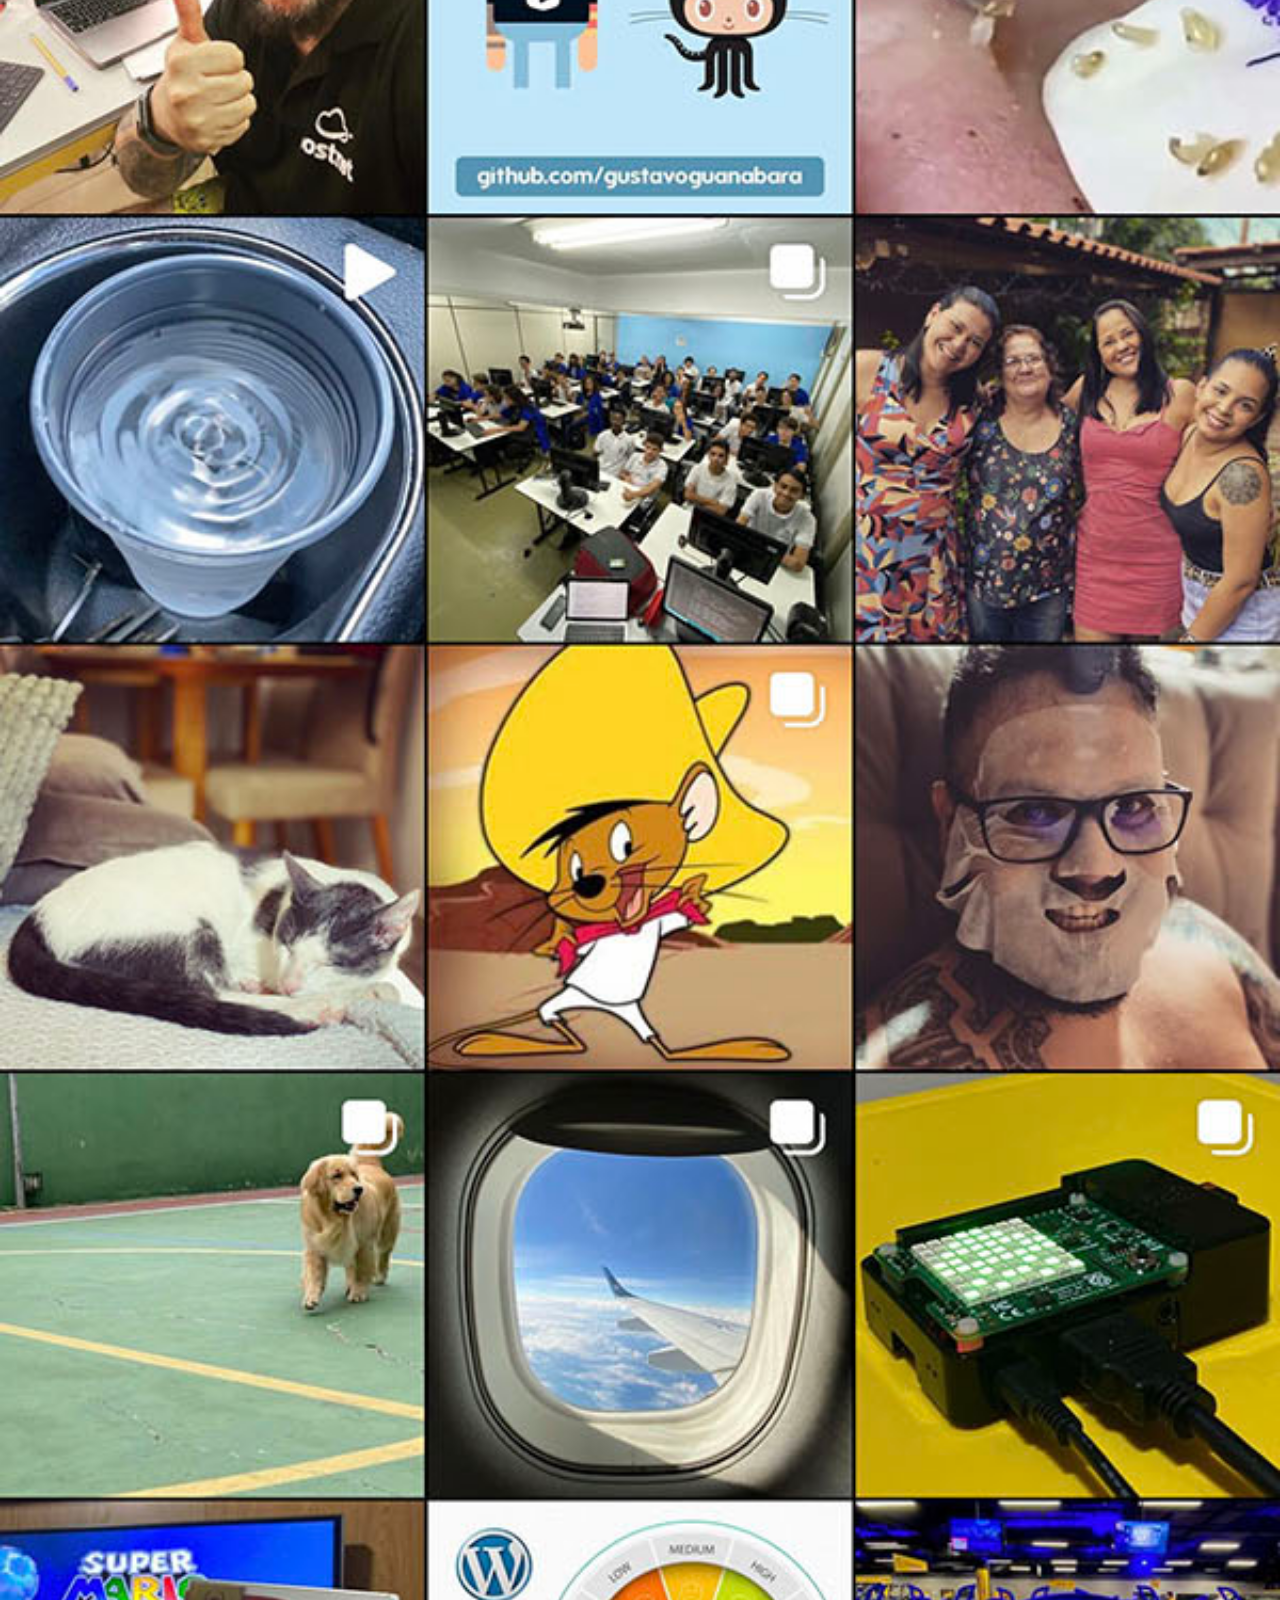
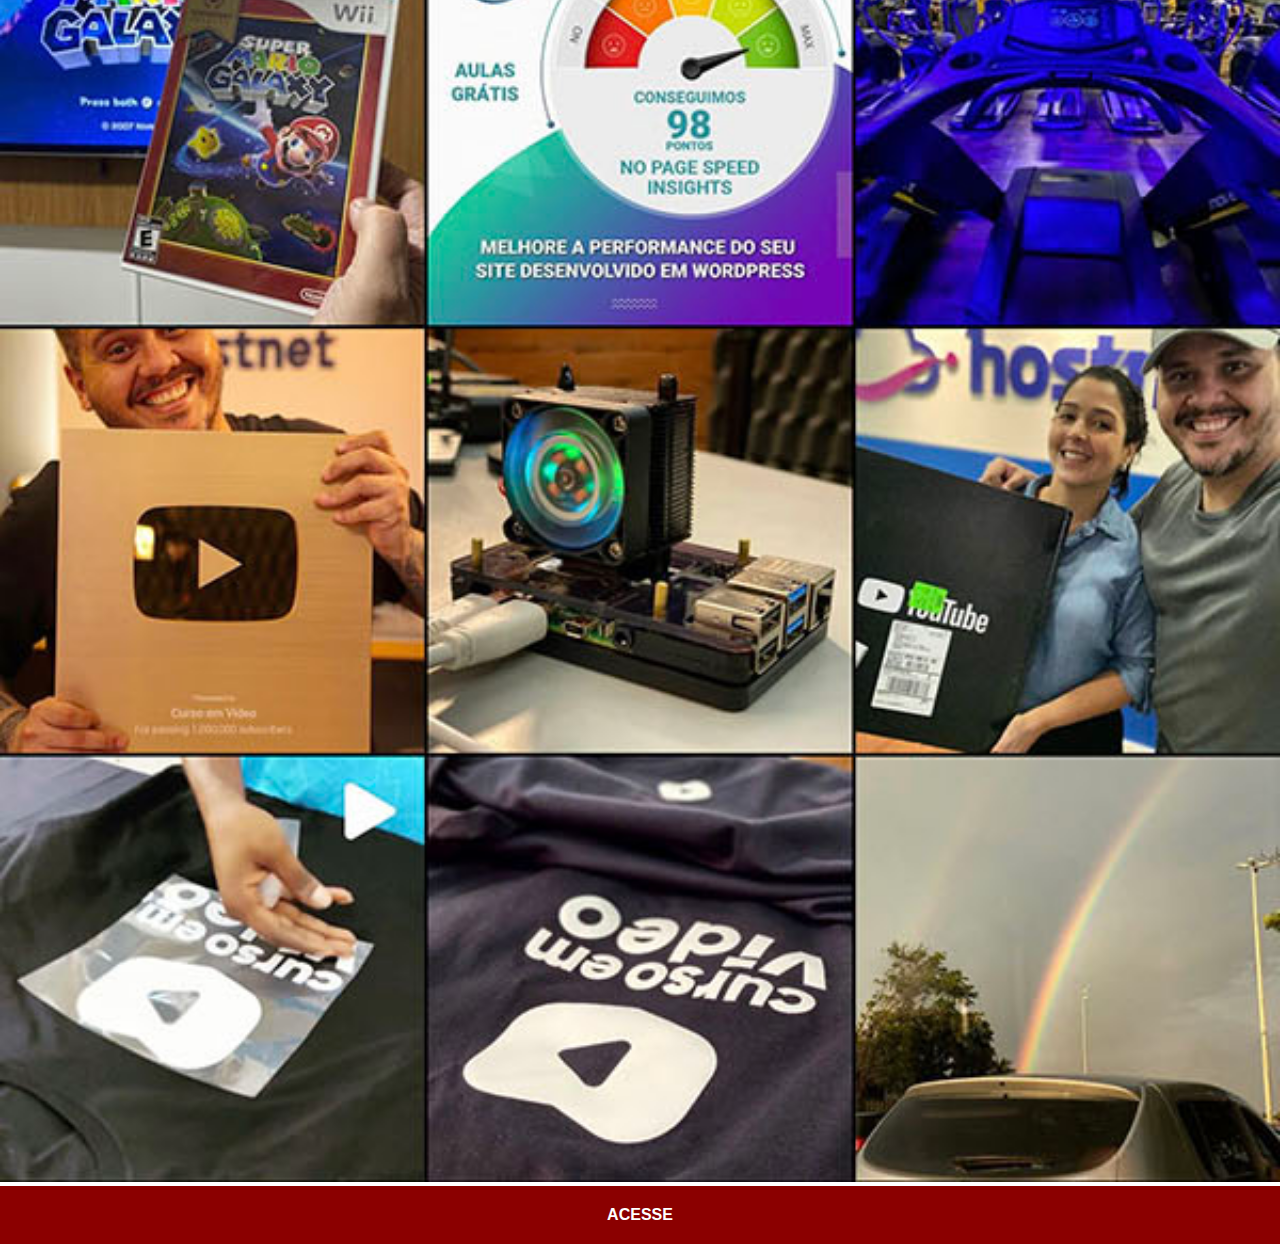
<file: inst.html>
<!DOCTYPE html>
<html lang="en">
<head>
    <meta charset="UTF-8">
    <meta http-equiv="X-UA-Compatible" content="IE=edge">
    <meta name="viewport" content="width=device-width, initial-scale=1.0">
    <link rel="stylesheet" href="social.css">
    <title>Document</title>
</head>
<body>
    <img src="imagens/tela-instagram.jpg" alt="inst">

<a href="https://www.instagram.com/lipe_hx/"target=_blank>ACESSE</a>


</body>
</html>
</file>
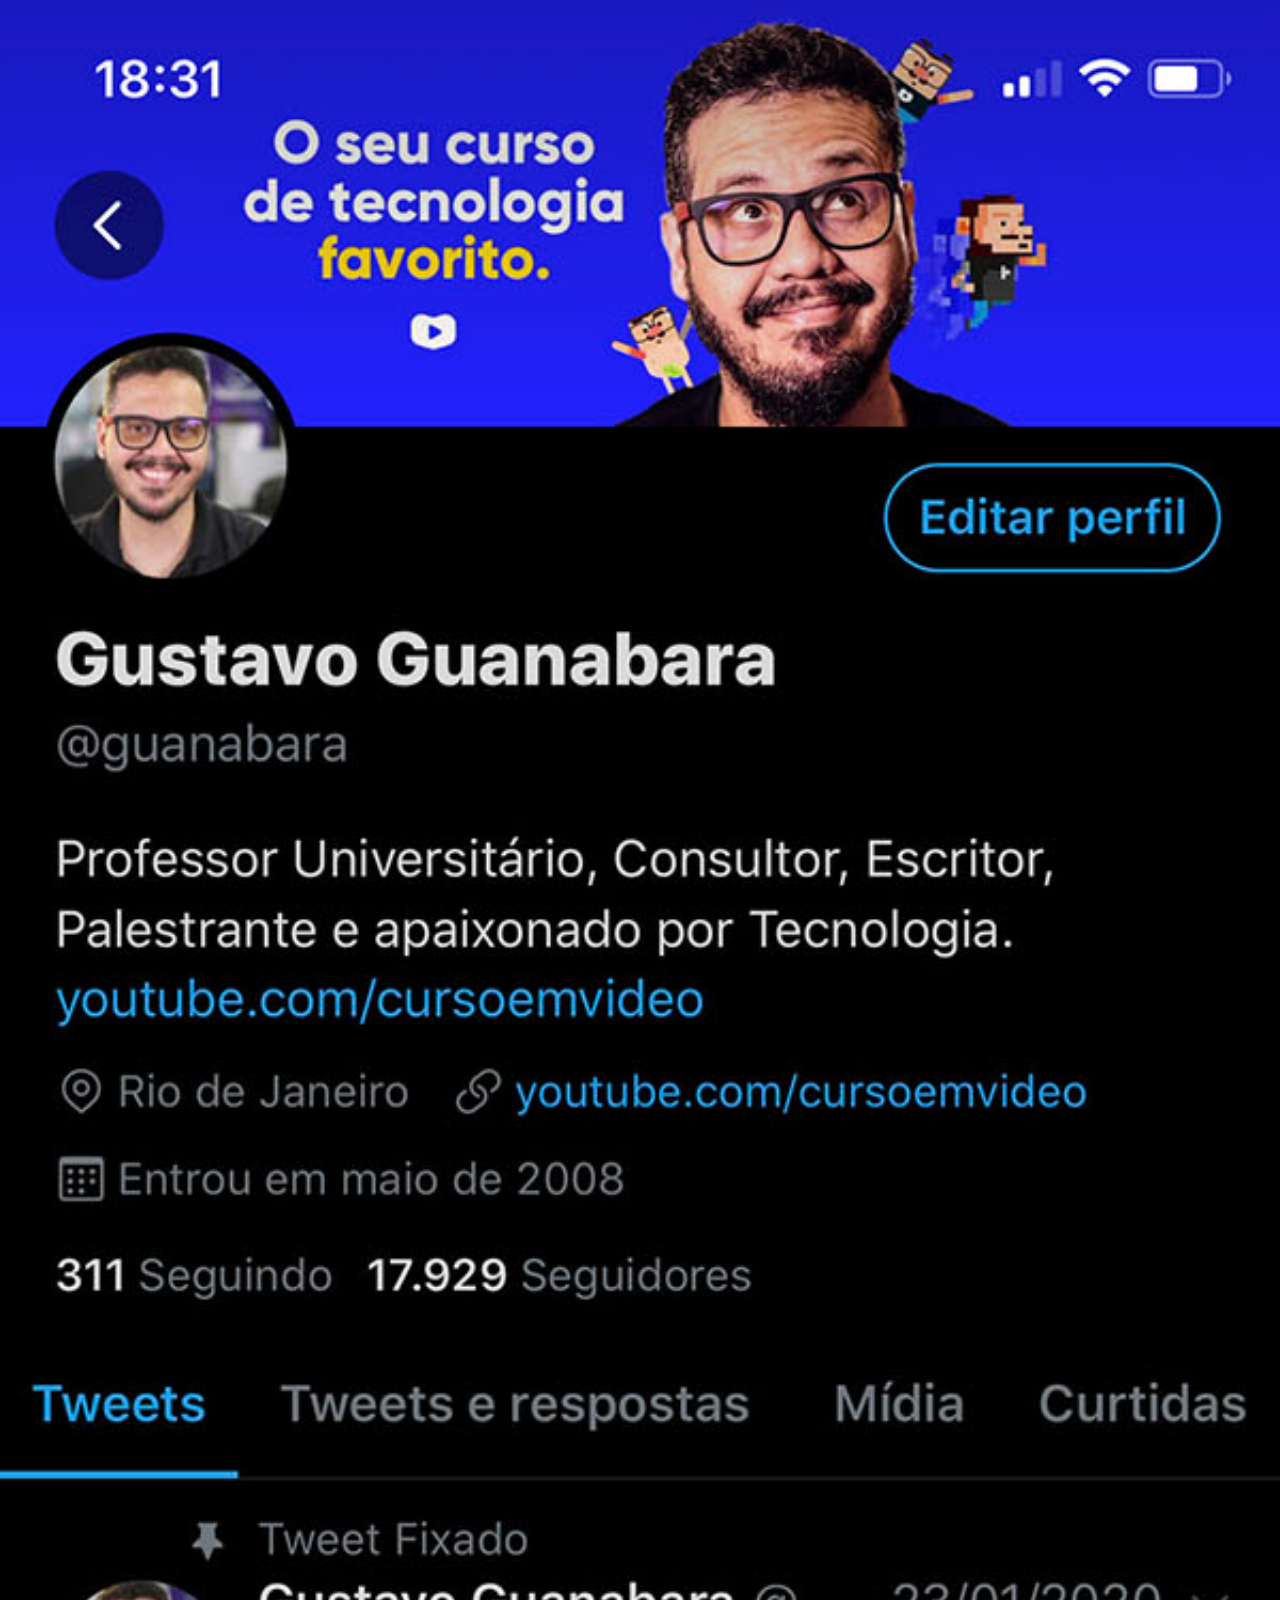
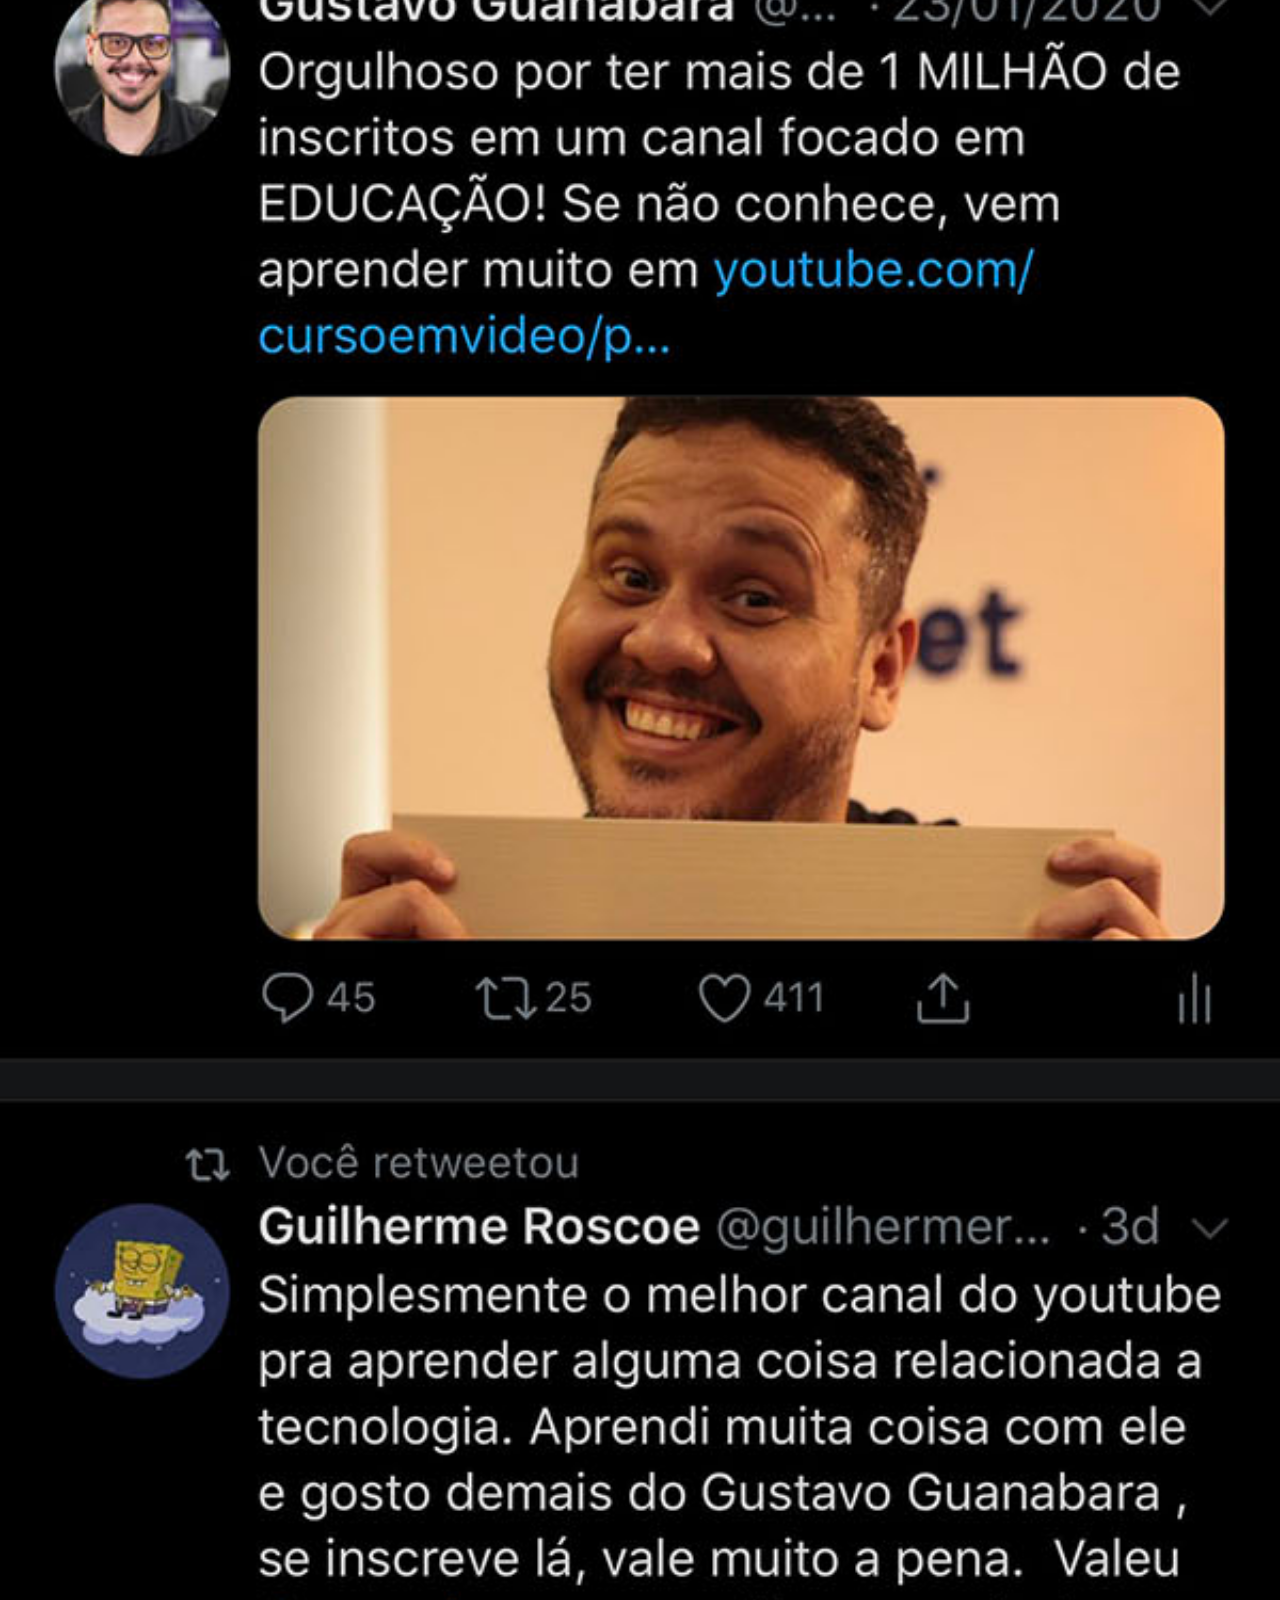
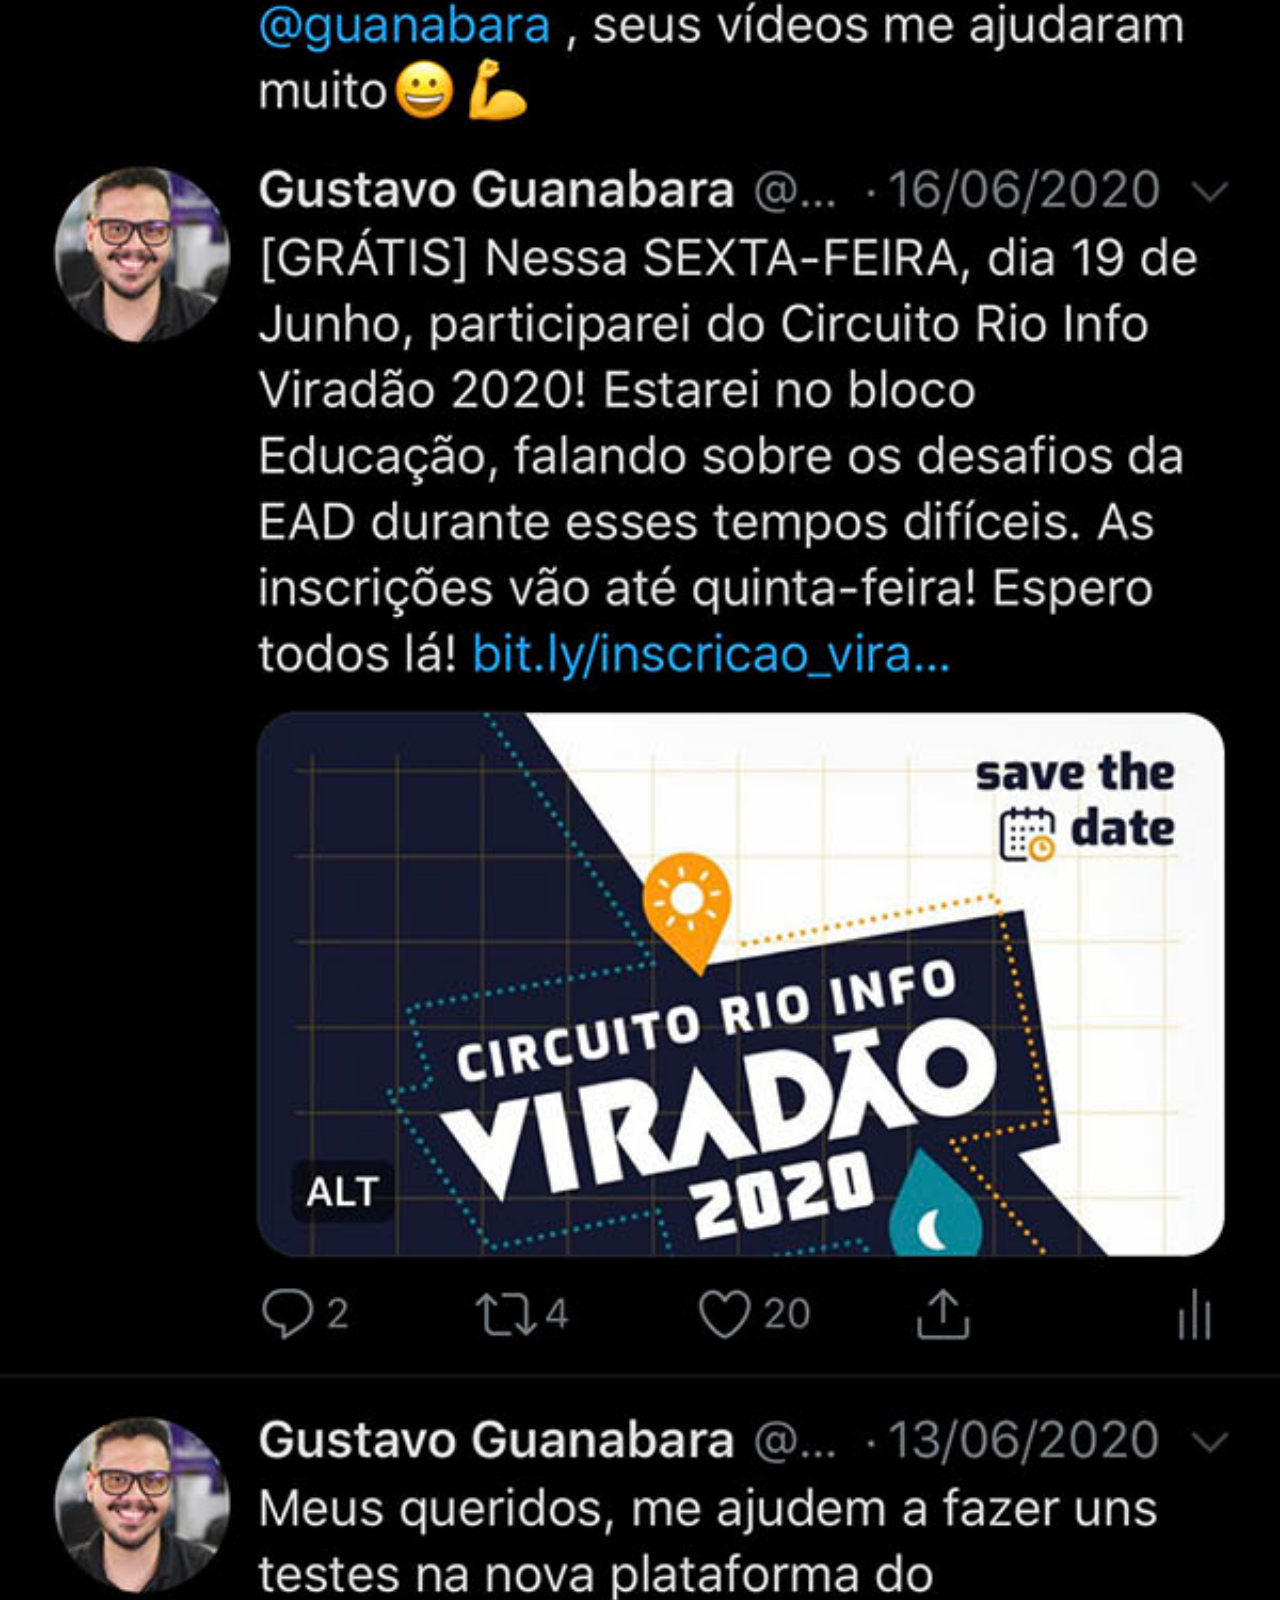
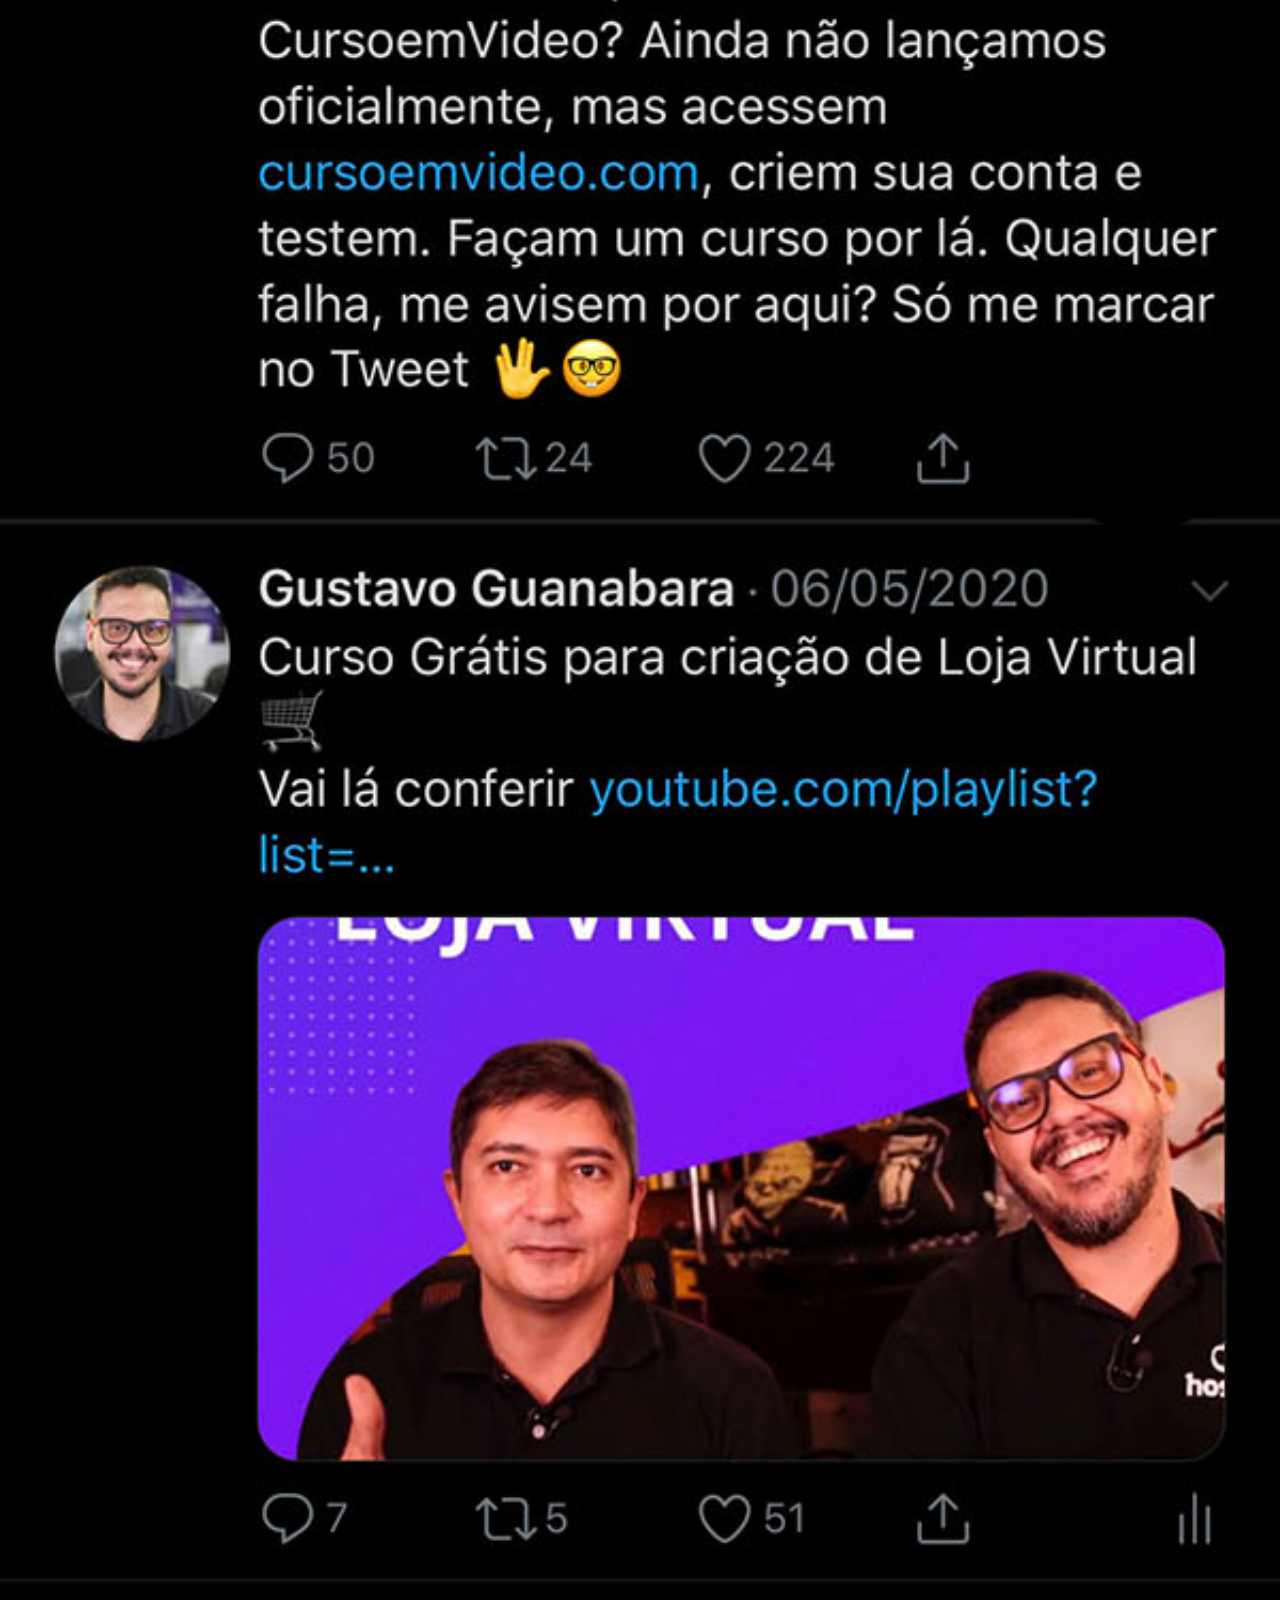
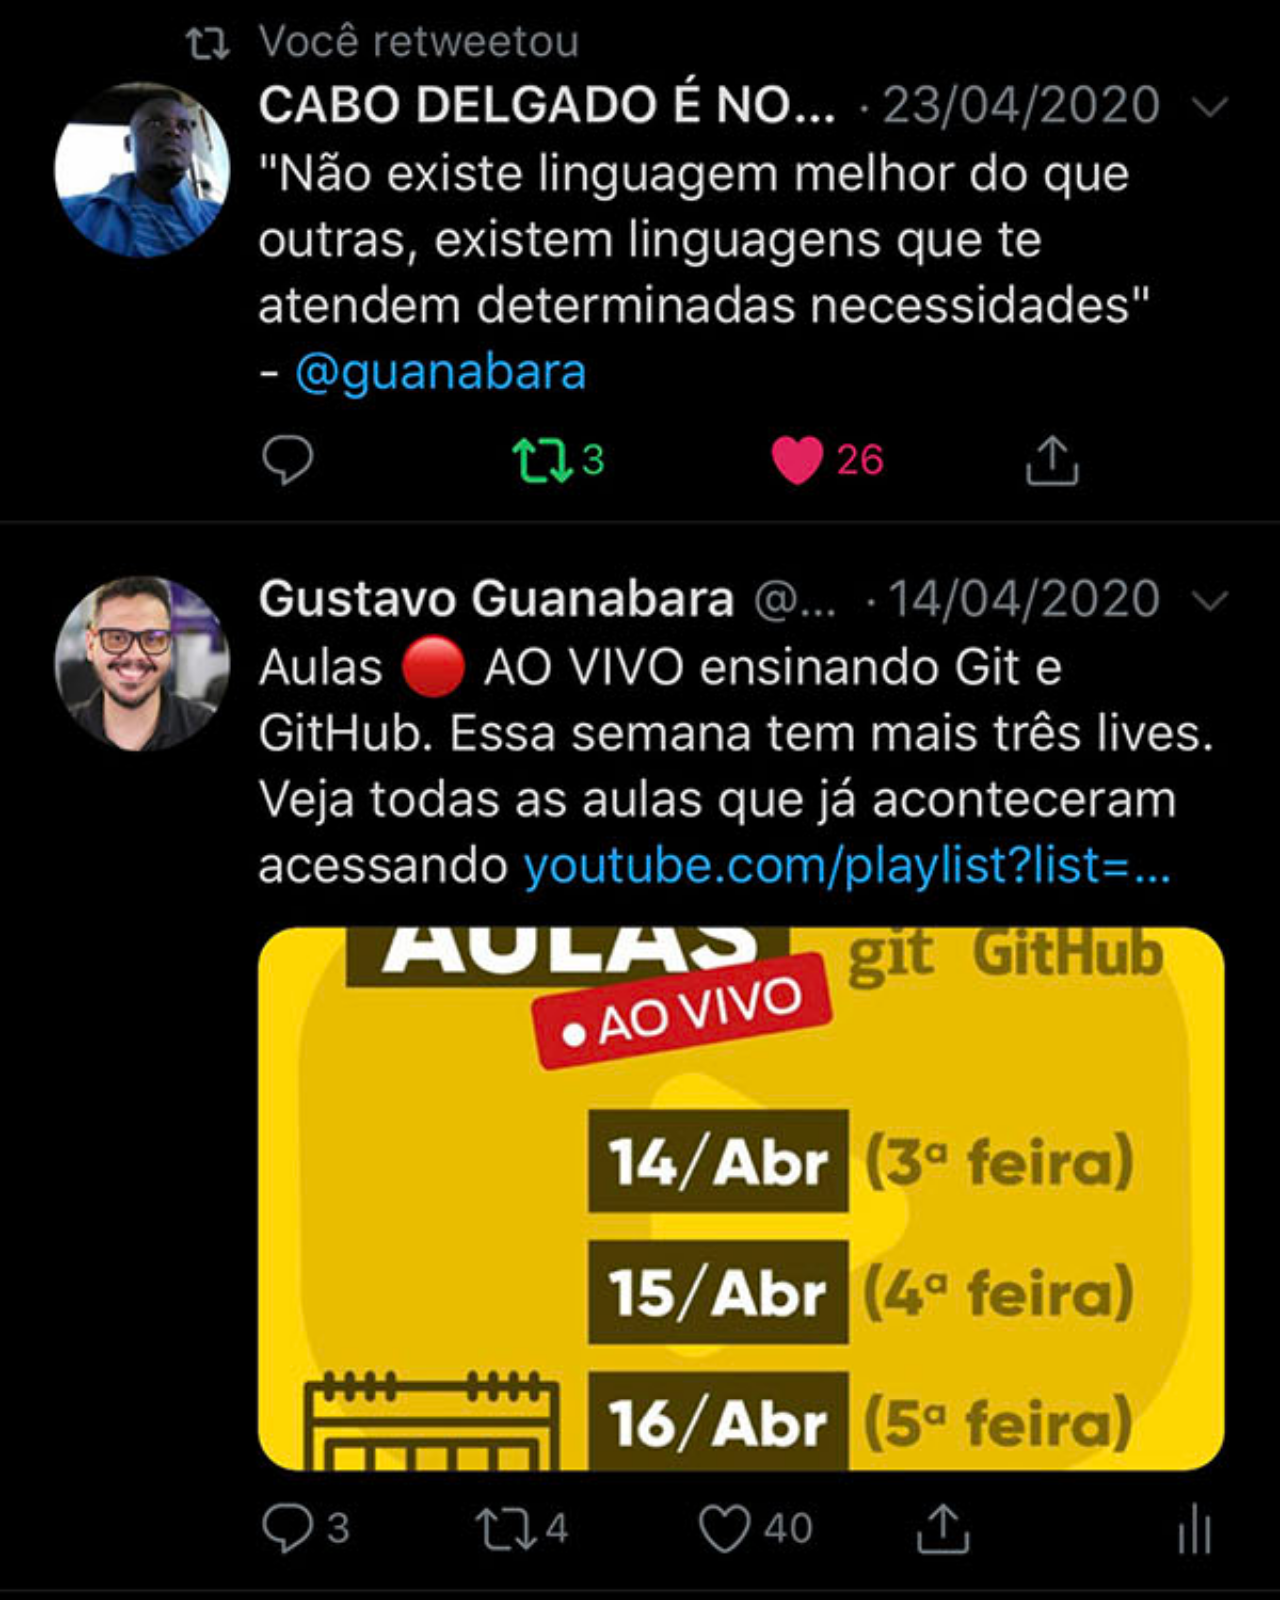
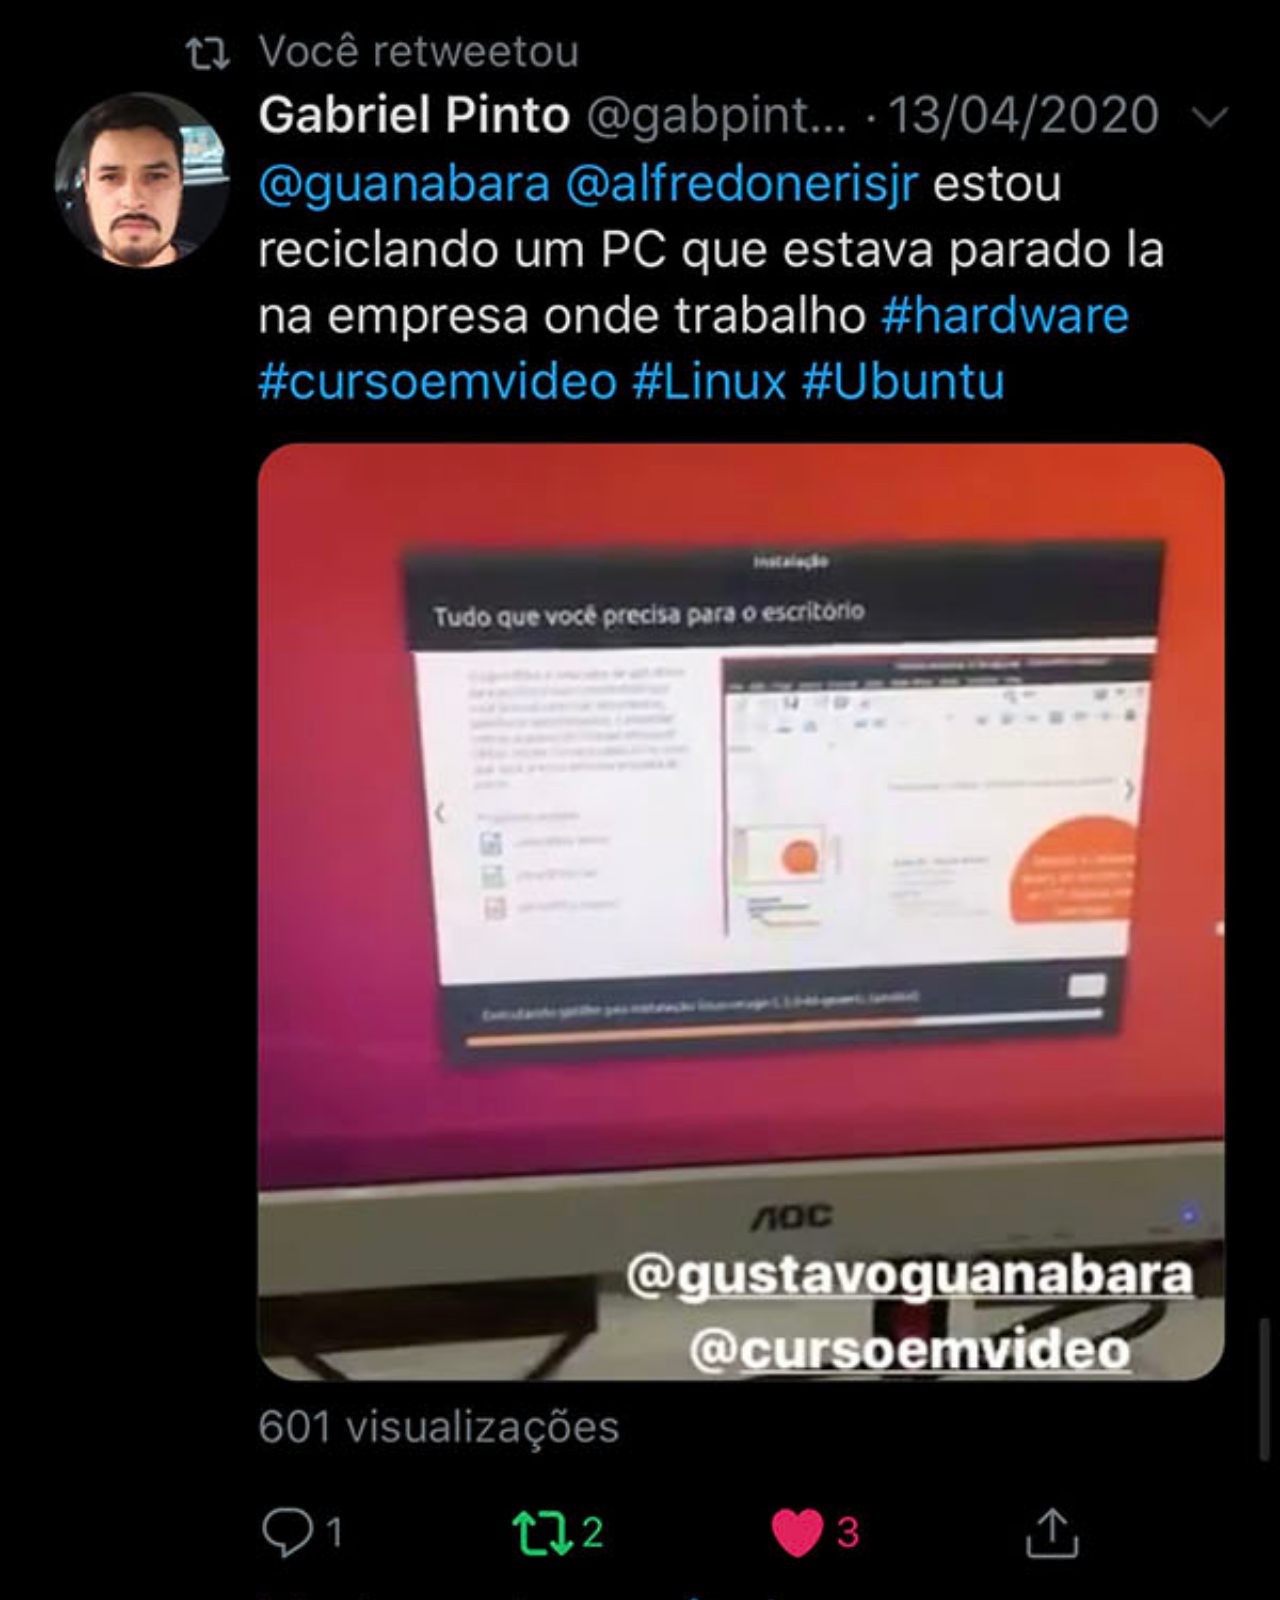
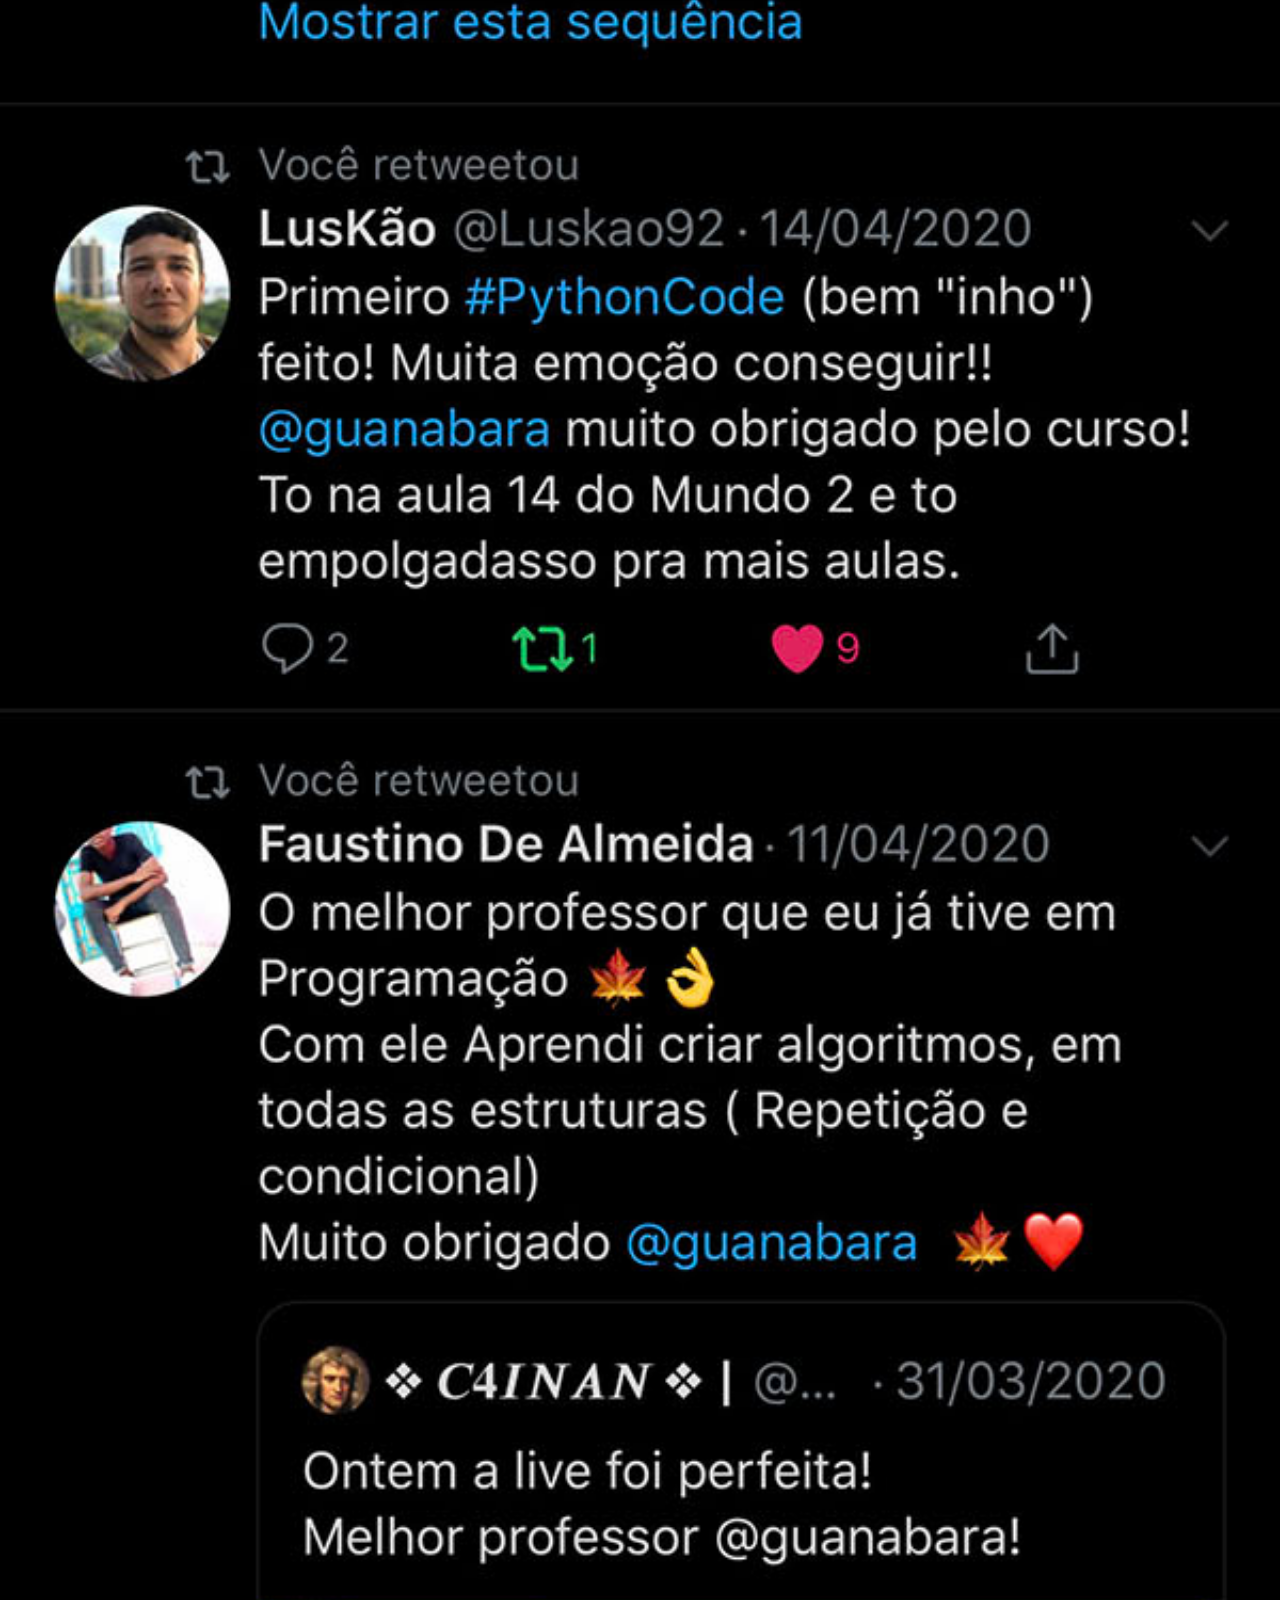
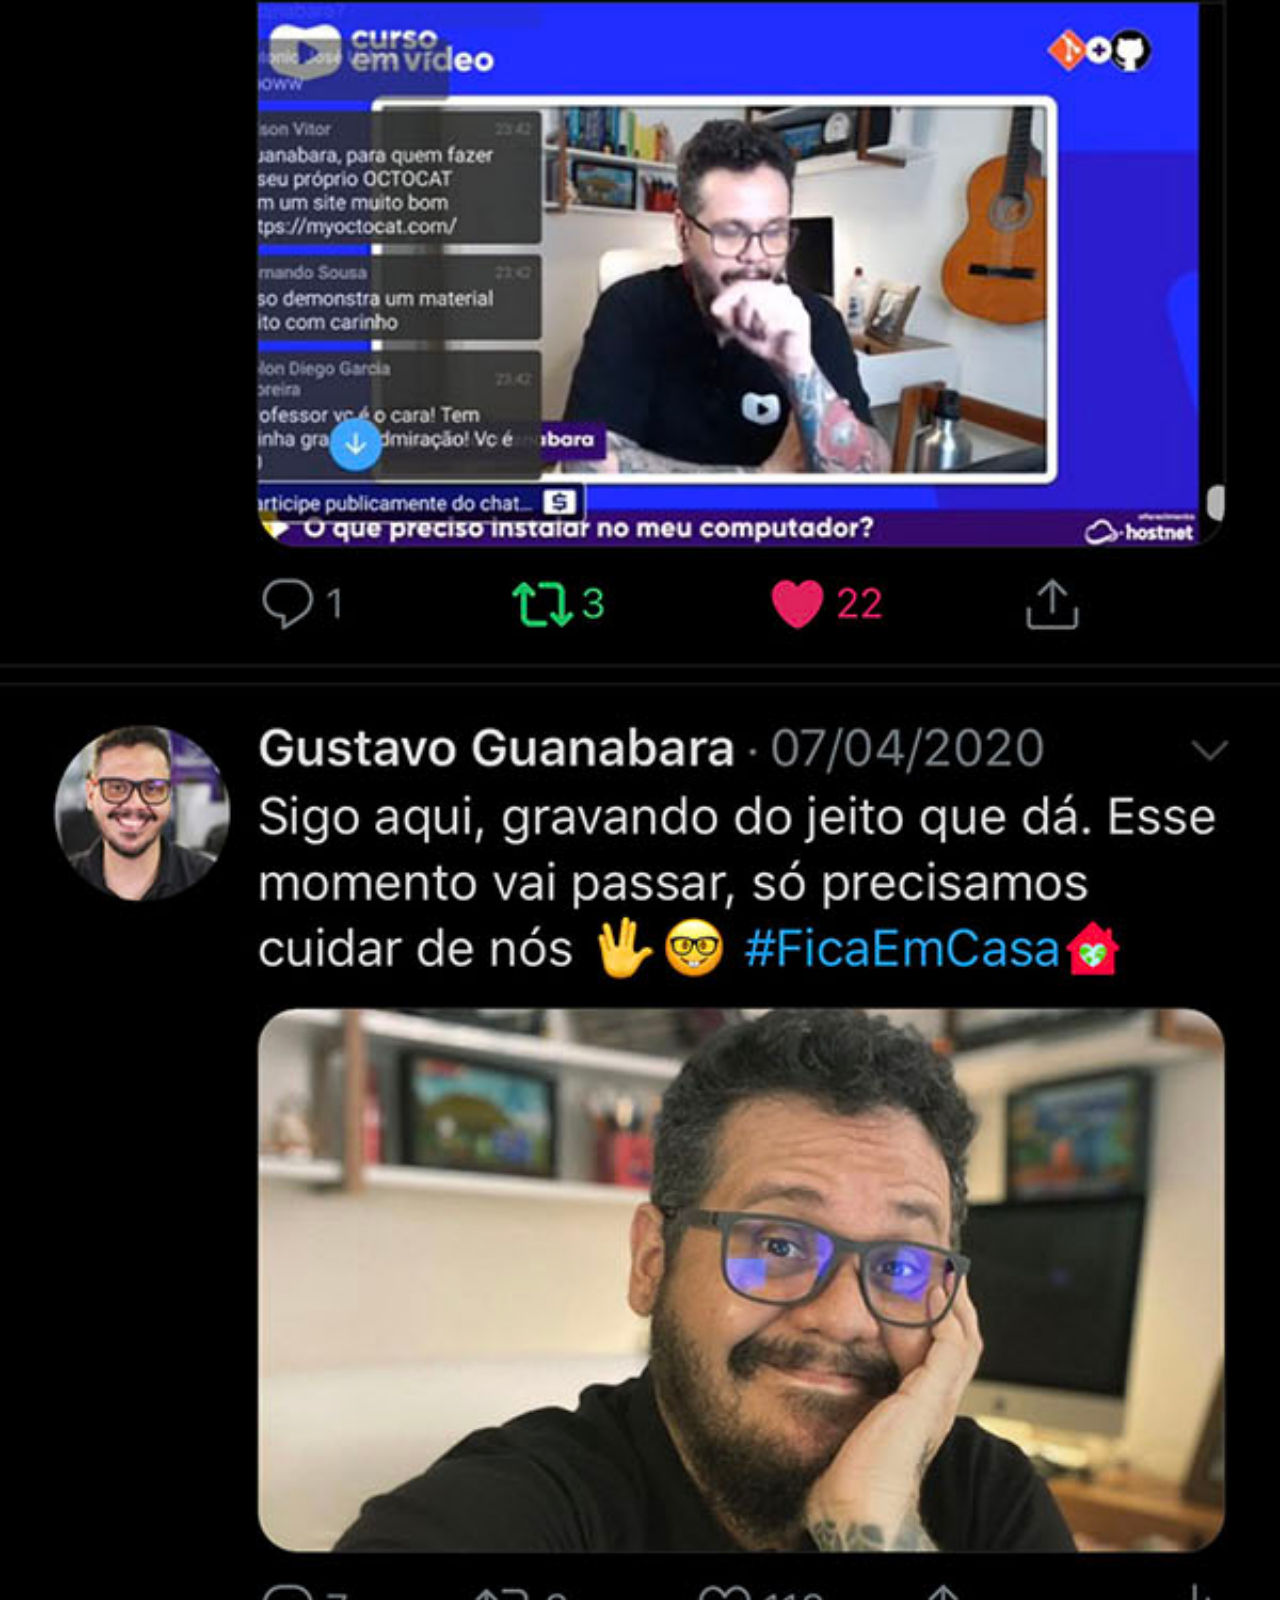
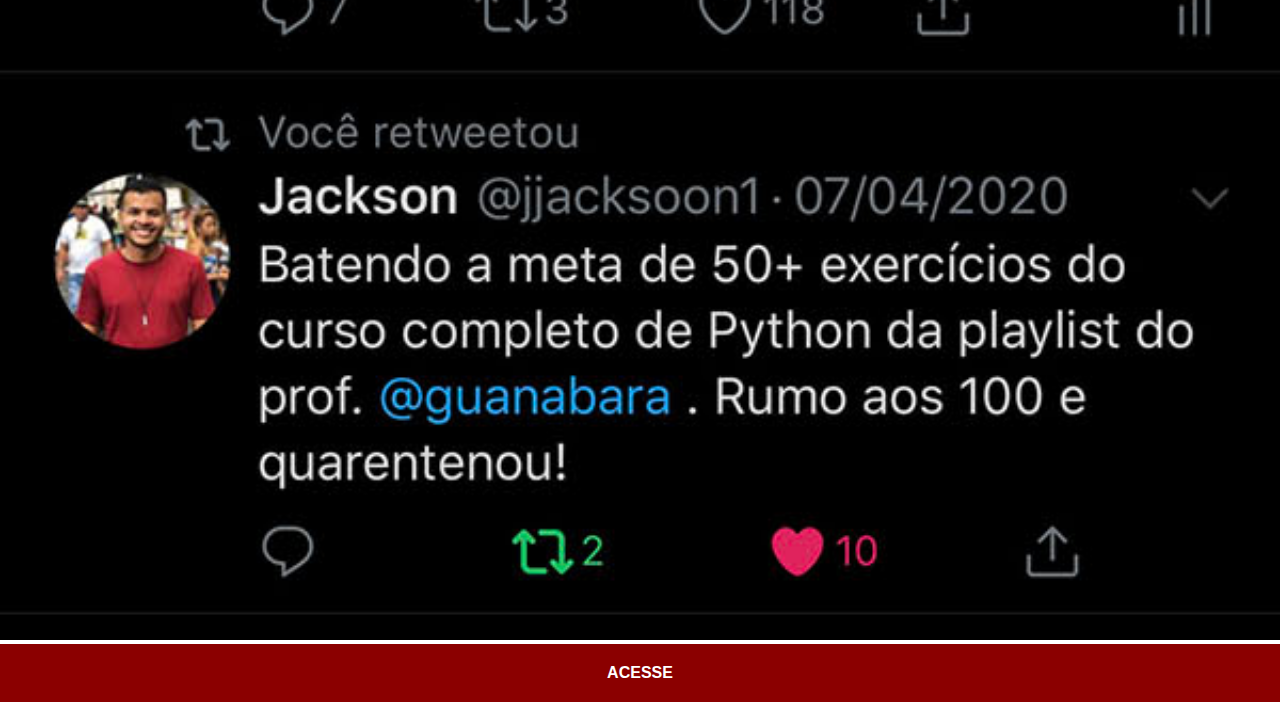
<file: tu.html>
<!DOCTYPE html>
<html lang="en">
<head>
    <meta charset="UTF-8">
    <meta http-equiv="X-UA-Compatible" content="IE=edge">
    <meta name="viewport" content="width=device-width, initial-scale=1.0">
    <link rel="stylesheet" href="social.css">
    <title>Document</title>
</head>
<body>
    <img src="imagens/tela-twitter.jpg" alt="tu">
<a href="https://twitter.com/i/flow/login?input_flow_data=%7B%22requested_variant%22%3A%22eyJsYW5nIjoicHQifQ%3D%3D%22%7D"target="_blank">ACESSE</a>







</body>
</html>
</file>
<file: social.css>
@charset  " UTF-8";
*{
    margin: 0px;
    padding: 0px;
    font-family: Arial, Helvetica, sans-serif;
}
::-webkit-scrollbar{
    width: 0px;
    height: 0px;
}
img {
width: 100vw;

}

a{
display: block;
background-color: darkred;
padding: 20px;
text-align: center;
font-weight: bolder;
text-decoration: none;
color: white;
}
a:hover{
    background-color: red;
}
</file>
